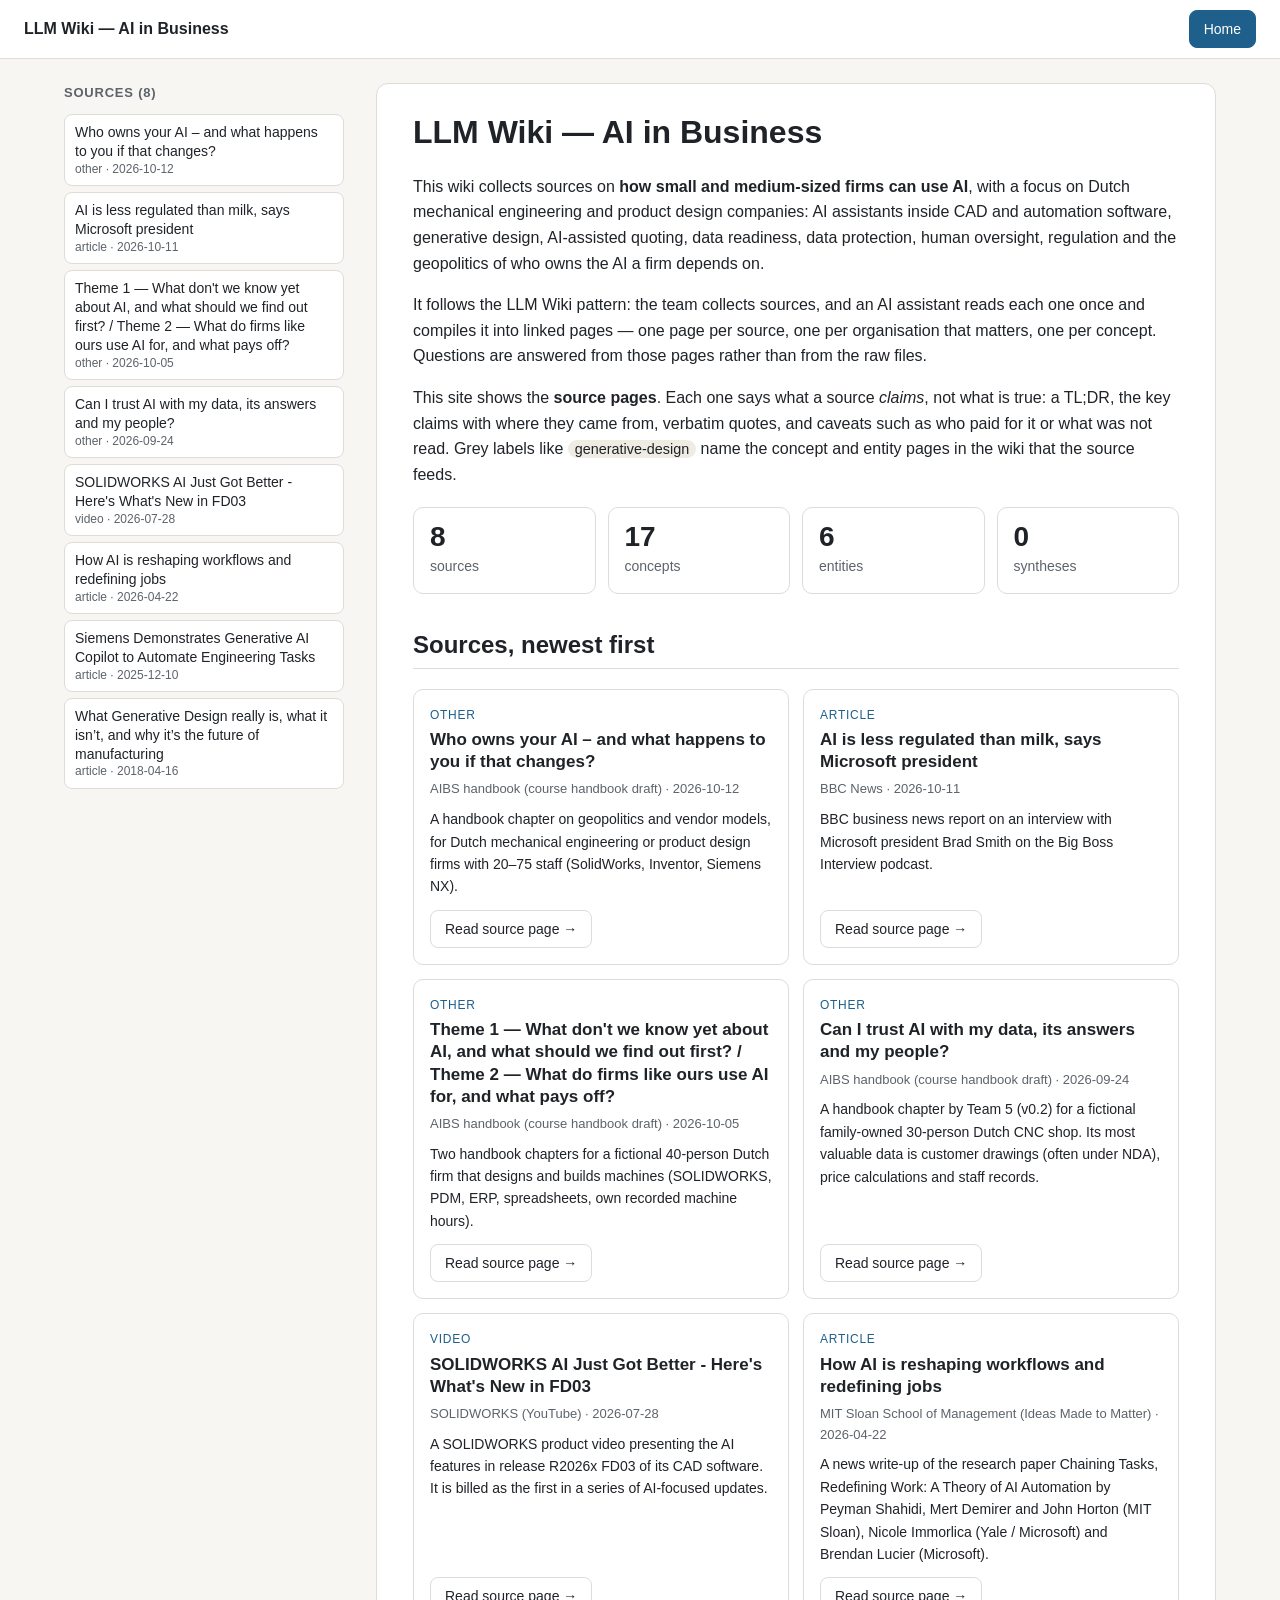
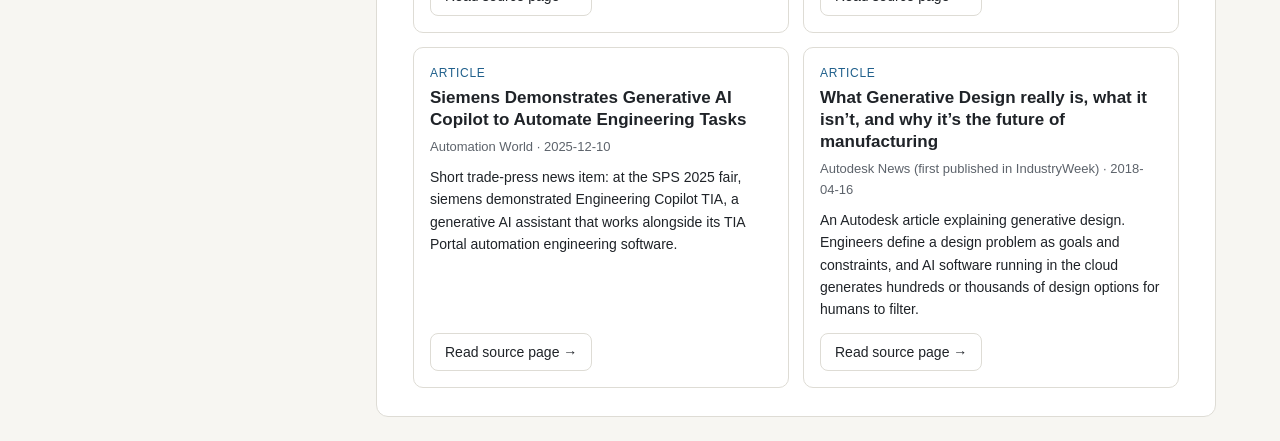
<file: site/index.html>
<!doctype html>
<html lang="en">
<head>
<meta charset="utf-8">
<meta name="viewport" content="width=device-width, initial-scale=1">
<title>LLM Wiki — AI in Business</title>
<link rel="stylesheet" href="style.css">
</head>
<body>
<header class="top">
  <a class="brand" href="index.html">LLM Wiki — AI in Business</a>
  <a class="btn primary" href="index.html">Home</a>
</header>
<div class="layout">
<nav class="side">
<h2>Sources (8)</h2>
<a href="sources/2026-10-12-aibs-handbook-geopolitics.html">Who owns your AI – and what happens to you if that changes?<small>other · 2026-10-12</small></a>
<a href="sources/2026-10-11-ai-is-less-regulated-than-milk.html">AI is less regulated than milk, says Microsoft president<small>article · 2026-10-11</small></a>
<a href="sources/2026-10-05-aibs-handbook-themes-1-2.html">Theme 1 — What don&#x27;t we know yet about AI, and what should we find out first? / Theme 2 — What do firms like ours use AI for, and what pays off?<small>other · 2026-10-05</small></a>
<a href="sources/2026-09-24-aibs-handbook-trust-ai-safety.html">Can I trust AI with my data, its answers and my people?<small>other · 2026-09-24</small></a>
<a href="sources/2026-07-28-solidworks-ai-fd03.html">SOLIDWORKS AI Just Got Better - Here&#x27;s What&#x27;s New in FD03<small>video · 2026-07-28</small></a>
<a href="sources/2026-04-22-how-ai-is-reshaping-workflows-and-redefining-jobs.html">How AI is reshaping workflows and redefining jobs<small>article · 2026-04-22</small></a>
<a href="sources/2025-12-10-siemens-engineering-copilot-tia.html">Siemens Demonstrates Generative AI Copilot to Automate Engineering Tasks<small>article · 2025-12-10</small></a>
<a href="sources/2018-04-16-what-generative-design-really-is.html">What Generative Design really is, what it isn’t, and why it’s the future of manufacturing<small>article · 2018-04-16</small></a>
</nav>
<main>
<h1>LLM Wiki — AI in Business</h1>
<p>This wiki collects sources on <strong>how small and medium-sized firms can use AI</strong>, with a
focus on Dutch mechanical engineering and product design companies: AI assistants inside CAD and
automation software, generative design, AI-assisted quoting, data readiness, data protection,
human oversight, regulation and the geopolitics of who owns the AI a firm depends on.</p>
<p>It follows the LLM Wiki pattern: the team collects sources, and an AI assistant reads each one
once and compiles it into linked pages — one page per source, one per organisation that matters,
one per concept. Questions are answered from those pages rather than from the raw files.</p>
<p>This site shows the <strong>source pages</strong>. Each one says what a source <em>claims</em>,
not what is true: a TL;DR, the key claims with where they came from, verbatim quotes, and caveats
such as who paid for it or what was not read. Grey labels like <span class="tag">generative-design</span>
name the concept and entity pages in the wiki that the source feeds.</p>
<div class="stats"><div class="stat"><b>8</b><span>sources</span></div><div class="stat"><b>17</b><span>concepts</span></div><div class="stat"><b>6</b><span>entities</span></div><div class="stat"><b>0</b><span>syntheses</span></div></div>
<h2>Sources, newest first</h2>
<div class="cards">
<a class="card" href="sources/2026-10-12-aibs-handbook-geopolitics.html">
<span class="kind">other</span>
<h3>Who owns your AI – and what happens to you if that changes?</h3>
<span class="meta">AIBS handbook (course handbook draft) · 2026-10-12</span>
<p>A handbook chapter on geopolitics and vendor models, for Dutch mechanical engineering or product design firms with 20–75 staff (SolidWorks, Inventor, Siemens NX).</p>
<span class="btn">Read source page →</span>
</a>
<a class="card" href="sources/2026-10-11-ai-is-less-regulated-than-milk.html">
<span class="kind">article</span>
<h3>AI is less regulated than milk, says Microsoft president</h3>
<span class="meta">BBC News · 2026-10-11</span>
<p>BBC business news report on an interview with Microsoft president Brad Smith on the Big Boss Interview podcast.</p>
<span class="btn">Read source page →</span>
</a>
<a class="card" href="sources/2026-10-05-aibs-handbook-themes-1-2.html">
<span class="kind">other</span>
<h3>Theme 1 — What don&#x27;t we know yet about AI, and what should we find out first? / Theme 2 — What do firms like ours use AI for, and what pays off?</h3>
<span class="meta">AIBS handbook (course handbook draft) · 2026-10-05</span>
<p>Two handbook chapters for a fictional 40-person Dutch firm that designs and builds machines (SOLIDWORKS, PDM, ERP, spreadsheets, own recorded machine hours).</p>
<span class="btn">Read source page →</span>
</a>
<a class="card" href="sources/2026-09-24-aibs-handbook-trust-ai-safety.html">
<span class="kind">other</span>
<h3>Can I trust AI with my data, its answers and my people?</h3>
<span class="meta">AIBS handbook (course handbook draft) · 2026-09-24</span>
<p>A handbook chapter by Team 5 (v0.2) for a fictional family-owned 30-person Dutch CNC shop. Its most valuable data is customer drawings (often under NDA), price calculations and staff records.</p>
<span class="btn">Read source page →</span>
</a>
<a class="card" href="sources/2026-07-28-solidworks-ai-fd03.html">
<span class="kind">video</span>
<h3>SOLIDWORKS AI Just Got Better - Here&#x27;s What&#x27;s New in FD03</h3>
<span class="meta">SOLIDWORKS (YouTube) · 2026-07-28</span>
<p>A SOLIDWORKS product video presenting the AI features in release R2026x FD03 of its CAD software. It is billed as the first in a series of AI-focused updates.</p>
<span class="btn">Read source page →</span>
</a>
<a class="card" href="sources/2026-04-22-how-ai-is-reshaping-workflows-and-redefining-jobs.html">
<span class="kind">article</span>
<h3>How AI is reshaping workflows and redefining jobs</h3>
<span class="meta">MIT Sloan School of Management (Ideas Made to Matter) · 2026-04-22</span>
<p>A news write-up of the research paper Chaining Tasks, Redefining Work: A Theory of AI Automation by Peyman Shahidi, Mert Demirer and John Horton (MIT Sloan), Nicole Immorlica (Yale / Microsoft) and Brendan Lucier (Microsoft).</p>
<span class="btn">Read source page →</span>
</a>
<a class="card" href="sources/2025-12-10-siemens-engineering-copilot-tia.html">
<span class="kind">article</span>
<h3>Siemens Demonstrates Generative AI Copilot to Automate Engineering Tasks</h3>
<span class="meta">Automation World · 2025-12-10</span>
<p>Short trade-press news item: at the SPS 2025 fair, siemens demonstrated Engineering Copilot TIA, a generative AI assistant that works alongside its TIA Portal automation engineering software.</p>
<span class="btn">Read source page →</span>
</a>
<a class="card" href="sources/2018-04-16-what-generative-design-really-is.html">
<span class="kind">article</span>
<h3>What Generative Design really is, what it isn’t, and why it’s the future of manufacturing</h3>
<span class="meta">Autodesk News (first published in IndustryWeek) · 2018-04-16</span>
<p>An Autodesk article explaining generative design. Engineers define a design problem as goals and constraints, and AI software running in the cloud generates hundreds or thousands of design options for humans to filter.</p>
<span class="btn">Read source page →</span>
</a>
</div>
</main>
</div>
</body>
</html>
</file>
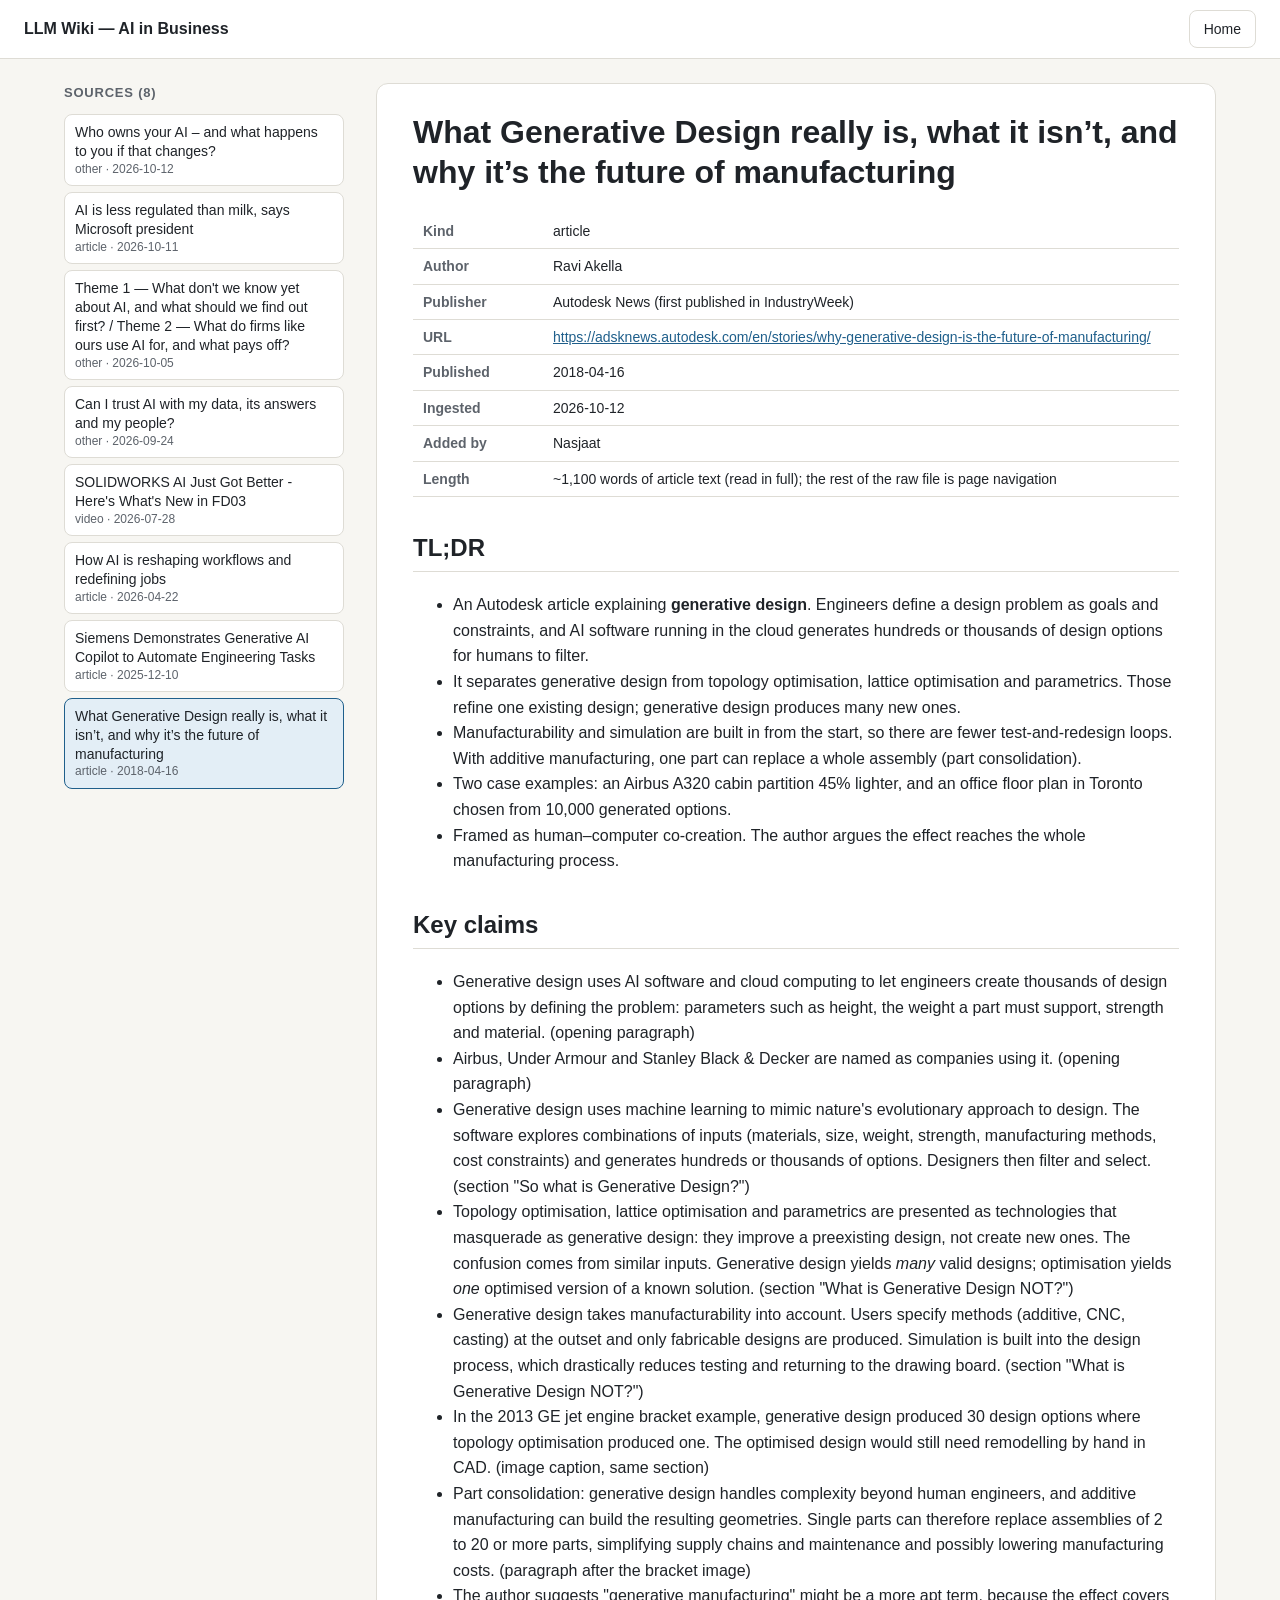
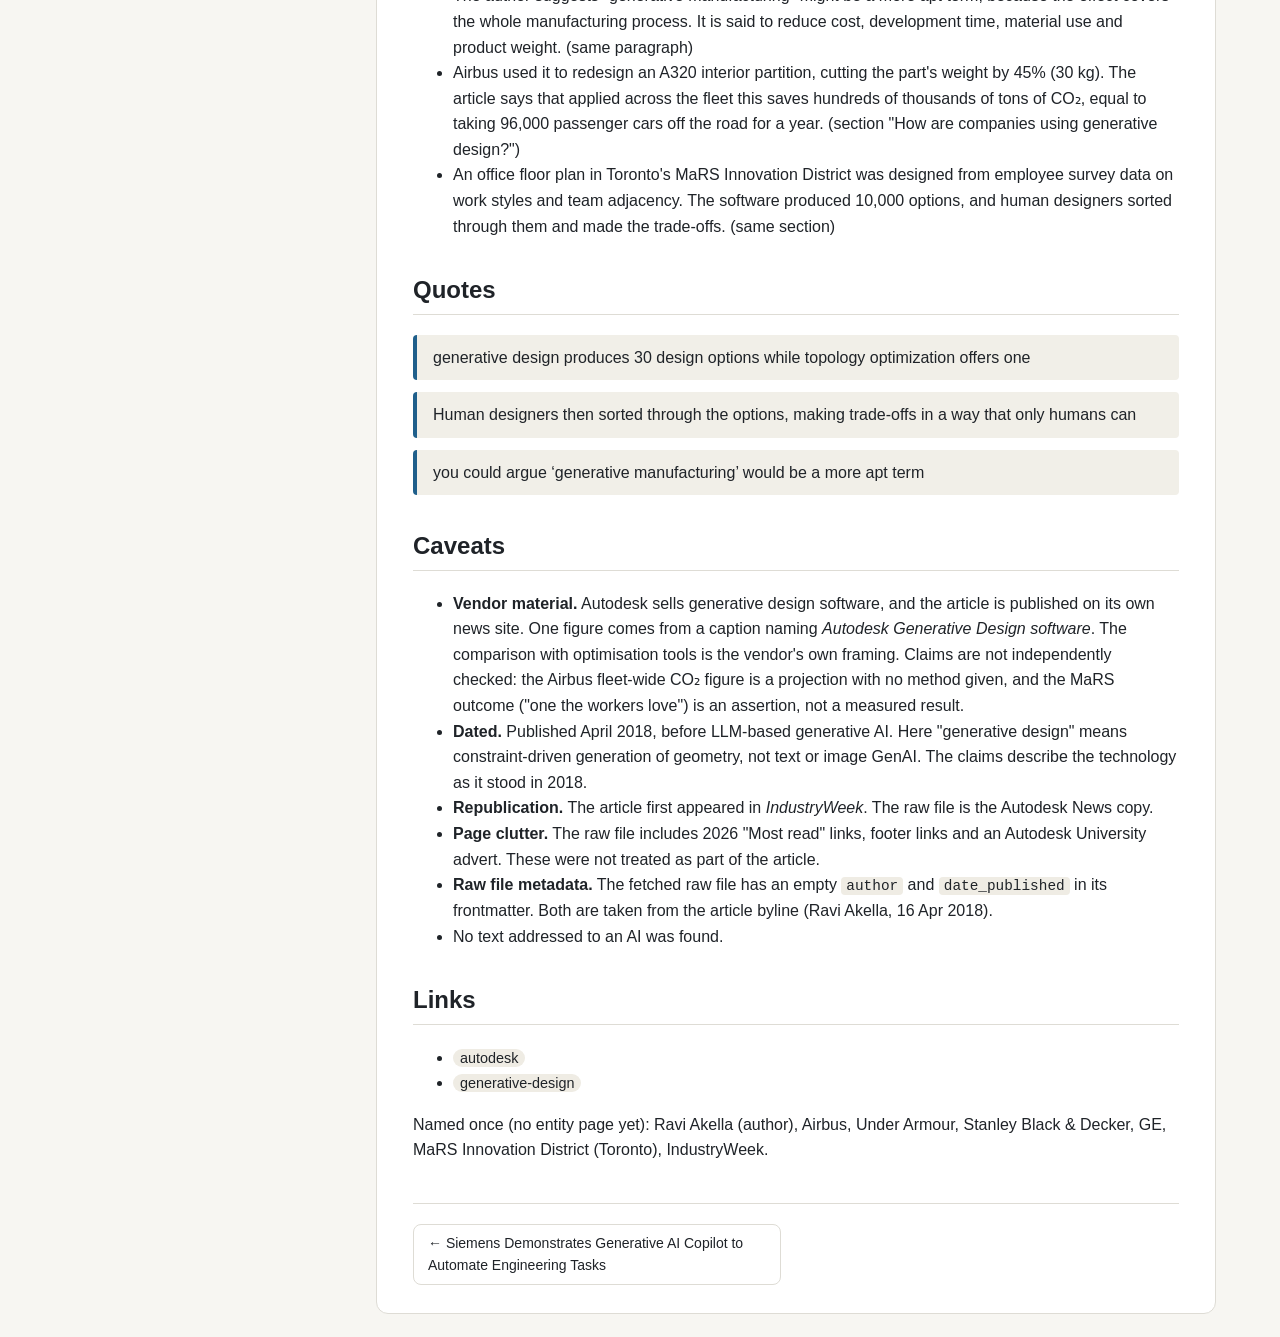
<file: site/sources/2018-04-16-what-generative-design-really-is.html>
<!doctype html>
<html lang="en">
<head>
<meta charset="utf-8">
<meta name="viewport" content="width=device-width, initial-scale=1">
<title>What Generative Design really is, what it isn’t, and why it’s the future of manufacturing</title>
<link rel="stylesheet" href="../style.css">
</head>
<body>
<header class="top">
  <a class="brand" href="../index.html">LLM Wiki — AI in Business</a>
  <a class="btn" href="../index.html">Home</a>
</header>
<div class="layout">
<nav class="side">
<h2>Sources (8)</h2>
<a href="../sources/2026-10-12-aibs-handbook-geopolitics.html">Who owns your AI – and what happens to you if that changes?<small>other · 2026-10-12</small></a>
<a href="../sources/2026-10-11-ai-is-less-regulated-than-milk.html">AI is less regulated than milk, says Microsoft president<small>article · 2026-10-11</small></a>
<a href="../sources/2026-10-05-aibs-handbook-themes-1-2.html">Theme 1 — What don&#x27;t we know yet about AI, and what should we find out first? / Theme 2 — What do firms like ours use AI for, and what pays off?<small>other · 2026-10-05</small></a>
<a href="../sources/2026-09-24-aibs-handbook-trust-ai-safety.html">Can I trust AI with my data, its answers and my people?<small>other · 2026-09-24</small></a>
<a href="../sources/2026-07-28-solidworks-ai-fd03.html">SOLIDWORKS AI Just Got Better - Here&#x27;s What&#x27;s New in FD03<small>video · 2026-07-28</small></a>
<a href="../sources/2026-04-22-how-ai-is-reshaping-workflows-and-redefining-jobs.html">How AI is reshaping workflows and redefining jobs<small>article · 2026-04-22</small></a>
<a href="../sources/2025-12-10-siemens-engineering-copilot-tia.html">Siemens Demonstrates Generative AI Copilot to Automate Engineering Tasks<small>article · 2025-12-10</small></a>
<a href="../sources/2018-04-16-what-generative-design-really-is.html" class="current">What Generative Design really is, what it isn’t, and why it’s the future of manufacturing<small>article · 2018-04-16</small></a>
</nav>
<main>
<h1>What Generative Design really is, what it isn’t, and why it’s the future of manufacturing</h1>
<table class="meta"><tr><th>Kind</th><td>article</td></tr><tr><th>Author</th><td>Ravi Akella</td></tr><tr><th>Publisher</th><td>Autodesk News (first published in IndustryWeek)</td></tr><tr><th>URL</th><td><a href="https://adsknews.autodesk.com/en/stories/why-generative-design-is-the-future-of-manufacturing/">https://adsknews.autodesk.com/en/stories/why-generative-design-is-the-future-of-manufacturing/</a></td></tr><tr><th>Published</th><td>2018-04-16</td></tr><tr><th>Ingested</th><td>2026-10-12</td></tr><tr><th>Added by</th><td>Nasjaat</td></tr><tr><th>Length</th><td>~1,100 words of article text (read in full); the rest of the raw file is page navigation</td></tr></table>
<h2>TL;DR</h2>
<ul><li>
An Autodesk article explaining <strong>generative design</strong>. Engineers define a design problem as goals and constraints, and AI software running in the cloud generates hundreds or thousands of design options for humans to filter.
</li><li>
It separates generative design from topology optimisation, lattice optimisation and parametrics. Those refine one existing design; generative design produces many new ones.
</li><li>
Manufacturability and simulation are built in from the start, so there are fewer test-and-redesign loops. With additive manufacturing, one part can replace a whole assembly (part consolidation).
</li><li>
Two case examples: an Airbus A320 cabin partition 45% lighter, and an office floor plan in Toronto chosen from 10,000 generated options.
</li><li>
Framed as human–computer co-creation. The author argues the effect reaches the whole manufacturing process.
</li></ul>
<h2>Key claims</h2>
<ul><li>
Generative design uses AI software and cloud computing to let engineers create thousands of design options by defining the problem: parameters such as height, the weight a part must support, strength and material. (opening paragraph)
</li><li>
Airbus, Under Armour and Stanley Black &amp; Decker are named as companies using it. (opening paragraph)
</li><li>
Generative design uses machine learning to mimic nature's evolutionary approach to design. The software explores combinations of inputs (materials, size, weight, strength, manufacturing methods, cost constraints) and generates hundreds or thousands of options. Designers then filter and select. (section "So what is Generative Design?")
</li><li>
Topology optimisation, lattice optimisation and parametrics are presented as technologies that masquerade as generative design: they improve a preexisting design, not create new ones. The confusion comes from similar inputs. Generative design yields <em>many</em> valid designs; optimisation yields <em>one</em> optimised version of a known solution. (section "What is Generative Design NOT?")
</li><li>
Generative design takes manufacturability into account. Users specify methods (additive, CNC, casting) at the outset and only fabricable designs are produced. Simulation is built into the design process, which drastically reduces testing and returning to the drawing board. (section "What is Generative Design NOT?")
</li><li>
In the 2013 GE jet engine bracket example, generative design produced 30 design options where topology optimisation produced one. The optimised design would still need remodelling by hand in CAD. (image caption, same section)
</li><li>
Part consolidation: generative design handles complexity beyond human engineers, and additive manufacturing can build the resulting geometries. Single parts can therefore replace assemblies of 2 to 20 or more parts, simplifying supply chains and maintenance and possibly lowering manufacturing costs. (paragraph after the bracket image)
</li><li>
The author suggests "generative manufacturing" might be a more apt term, because the effect covers the whole manufacturing process. It is said to reduce cost, development time, material use and product weight. (same paragraph)
</li><li>
Airbus used it to redesign an A320 interior partition, cutting the part's weight by 45% (30 kg). The article says that applied across the fleet this saves hundreds of thousands of tons of CO₂, equal to taking 96,000 passenger cars off the road for a year. (section "How are companies using generative design?")
</li><li>
An office floor plan in Toronto's MaRS Innovation District was designed from employee survey data on work styles and team adjacency. The software produced 10,000 options, and human designers sorted through them and made the trade-offs. (same section)
</li></ul>
<h2>Quotes</h2>
<blockquote><p>generative design produces 30 design options while topology optimization offers one</p></blockquote>
<blockquote><p>Human designers then sorted through the options, making trade-offs in a way that only humans can</p></blockquote>
<blockquote><p>you could argue ‘generative manufacturing’ would be a more apt term</p></blockquote>
<h2>Caveats</h2>
<ul><li>
<strong>Vendor material.</strong> Autodesk sells generative design software, and the article is published on its own news site. One figure comes from a caption naming <em>Autodesk Generative Design software</em>. The comparison with optimisation tools is the vendor's own framing. Claims are not independently checked: the Airbus fleet-wide CO₂ figure is a projection with no method given, and the MaRS outcome ("one the workers love") is an assertion, not a measured result.
</li><li>
<strong>Dated.</strong> Published April 2018, before LLM-based generative AI. Here "generative design" means constraint-driven generation of geometry, not text or image GenAI. The claims describe the technology as it stood in 2018.
</li><li>
<strong>Republication.</strong> The article first appeared in <em>IndustryWeek</em>. The raw file is the Autodesk News copy.
</li><li>
<strong>Page clutter.</strong> The raw file includes 2026 "Most read" links, footer links and an Autodesk University advert. These were not treated as part of the article.
</li><li>
<strong>Raw file metadata.</strong> The fetched raw file has an empty <code>author</code> and <code>date_published</code> in its frontmatter. Both are taken from the article byline (Ravi Akella, 16 Apr 2018).
</li><li>
No text addressed to an AI was found.
</li></ul>
<h2>Links</h2>
<ul><li>
<span class="tag">autodesk</span>
</li><li>
<span class="tag">generative-design</span>
</li></ul>
<p>Named once (no entity page yet): Ravi Akella (author), Airbus, Under Armour, Stanley Black &amp; Decker, GE, MaRS Innovation District (Toronto), IndustryWeek.</p>
<div class="pager"><a class="btn" href="2025-12-10-siemens-engineering-copilot-tia.html">← Siemens Demonstrates Generative AI Copilot to Automate Engineering Tasks</a><span></span></div>
</main>
</div>
</body>
</html>
</file>
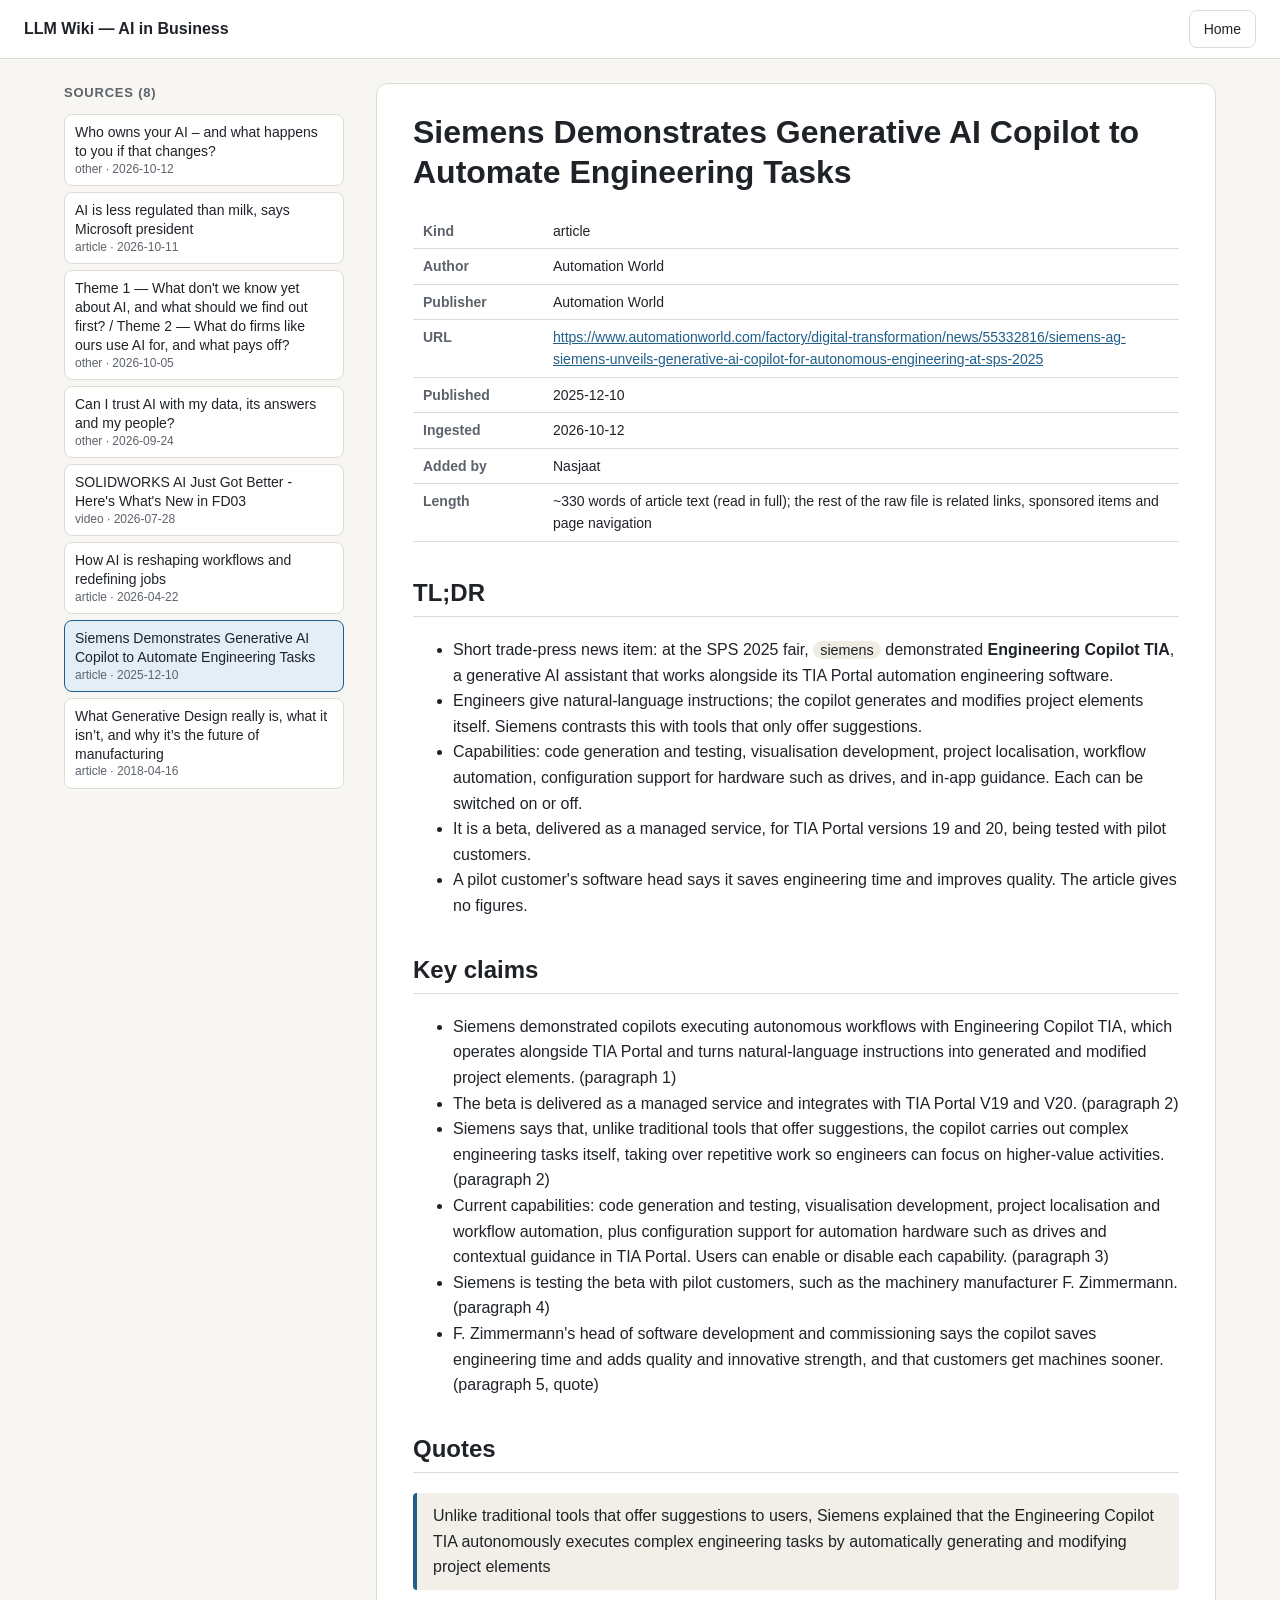
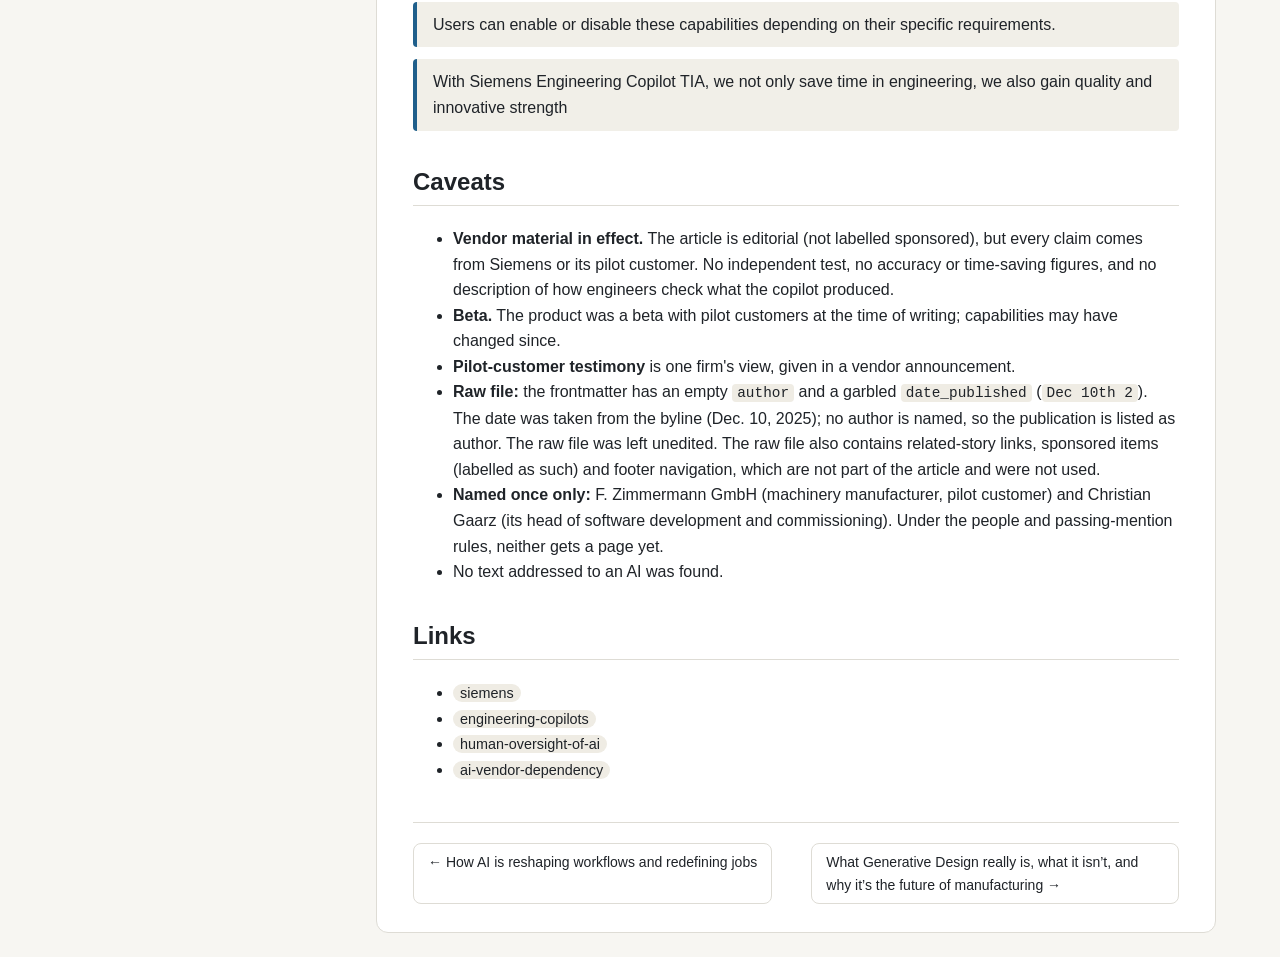
<file: site/sources/2025-12-10-siemens-engineering-copilot-tia.html>
<!doctype html>
<html lang="en">
<head>
<meta charset="utf-8">
<meta name="viewport" content="width=device-width, initial-scale=1">
<title>Siemens Demonstrates Generative AI Copilot to Automate Engineering Tasks</title>
<link rel="stylesheet" href="../style.css">
</head>
<body>
<header class="top">
  <a class="brand" href="../index.html">LLM Wiki — AI in Business</a>
  <a class="btn" href="../index.html">Home</a>
</header>
<div class="layout">
<nav class="side">
<h2>Sources (8)</h2>
<a href="../sources/2026-10-12-aibs-handbook-geopolitics.html">Who owns your AI – and what happens to you if that changes?<small>other · 2026-10-12</small></a>
<a href="../sources/2026-10-11-ai-is-less-regulated-than-milk.html">AI is less regulated than milk, says Microsoft president<small>article · 2026-10-11</small></a>
<a href="../sources/2026-10-05-aibs-handbook-themes-1-2.html">Theme 1 — What don&#x27;t we know yet about AI, and what should we find out first? / Theme 2 — What do firms like ours use AI for, and what pays off?<small>other · 2026-10-05</small></a>
<a href="../sources/2026-09-24-aibs-handbook-trust-ai-safety.html">Can I trust AI with my data, its answers and my people?<small>other · 2026-09-24</small></a>
<a href="../sources/2026-07-28-solidworks-ai-fd03.html">SOLIDWORKS AI Just Got Better - Here&#x27;s What&#x27;s New in FD03<small>video · 2026-07-28</small></a>
<a href="../sources/2026-04-22-how-ai-is-reshaping-workflows-and-redefining-jobs.html">How AI is reshaping workflows and redefining jobs<small>article · 2026-04-22</small></a>
<a href="../sources/2025-12-10-siemens-engineering-copilot-tia.html" class="current">Siemens Demonstrates Generative AI Copilot to Automate Engineering Tasks<small>article · 2025-12-10</small></a>
<a href="../sources/2018-04-16-what-generative-design-really-is.html">What Generative Design really is, what it isn’t, and why it’s the future of manufacturing<small>article · 2018-04-16</small></a>
</nav>
<main>
<h1>Siemens Demonstrates Generative AI Copilot to Automate Engineering Tasks</h1>
<table class="meta"><tr><th>Kind</th><td>article</td></tr><tr><th>Author</th><td>Automation World</td></tr><tr><th>Publisher</th><td>Automation World</td></tr><tr><th>URL</th><td><a href="https://www.automationworld.com/factory/digital-transformation/news/55332816/siemens-ag-siemens-unveils-generative-ai-copilot-for-autonomous-engineering-at-sps-2025">https://www.automationworld.com/factory/digital-transformation/news/55332816/siemens-ag-siemens-unveils-generative-ai-copilot-for-autonomous-engineering-at-sps-2025</a></td></tr><tr><th>Published</th><td>2025-12-10</td></tr><tr><th>Ingested</th><td>2026-10-12</td></tr><tr><th>Added by</th><td>Nasjaat</td></tr><tr><th>Length</th><td>~330 words of article text (read in full); the rest of the raw file is related links, sponsored items and page navigation</td></tr></table>
<h2>TL;DR</h2>
<ul><li>
Short trade-press news item: at the SPS 2025 fair, <span class="tag">siemens</span> demonstrated <strong>Engineering Copilot TIA</strong>, a generative AI assistant that works alongside its TIA Portal automation engineering software.
</li><li>
Engineers give natural-language instructions; the copilot generates and modifies project elements itself. Siemens contrasts this with tools that only offer suggestions.
</li><li>
Capabilities: code generation and testing, visualisation development, project localisation, workflow automation, configuration support for hardware such as drives, and in-app guidance. Each can be switched on or off.
</li><li>
It is a beta, delivered as a managed service, for TIA Portal versions 19 and 20, being tested with pilot customers.
</li><li>
A pilot customer's software head says it saves engineering time and improves quality. The article gives no figures.
</li></ul>
<h2>Key claims</h2>
<ul><li>
Siemens demonstrated copilots executing autonomous workflows with Engineering Copilot TIA, which operates alongside TIA Portal and turns natural-language instructions into generated and modified project elements. (paragraph 1)
</li><li>
The beta is delivered as a managed service and integrates with TIA Portal V19 and V20. (paragraph 2)
</li><li>
Siemens says that, unlike traditional tools that offer suggestions, the copilot carries out complex engineering tasks itself, taking over repetitive work so engineers can focus on higher-value activities. (paragraph 2)
</li><li>
Current capabilities: code generation and testing, visualisation development, project localisation and workflow automation, plus configuration support for automation hardware such as drives and contextual guidance in TIA Portal. Users can enable or disable each capability. (paragraph 3)
</li><li>
Siemens is testing the beta with pilot customers, such as the machinery manufacturer F. Zimmermann. (paragraph 4)
</li><li>
F. Zimmermann's head of software development and commissioning says the copilot saves engineering time and adds quality and innovative strength, and that customers get machines sooner. (paragraph 5, quote)
</li></ul>
<h2>Quotes</h2>
<blockquote><p>Unlike traditional tools that offer suggestions to users, Siemens explained that the Engineering Copilot TIA autonomously executes complex engineering tasks by automatically generating and modifying project elements</p></blockquote>
<blockquote><p>Users can enable or disable these capabilities depending on their specific requirements.</p></blockquote>
<blockquote><p>With Siemens Engineering Copilot TIA, we not only save time in engineering, we also gain quality and innovative strength</p></blockquote>
<h2>Caveats</h2>
<ul><li>
<strong>Vendor material in effect.</strong> The article is editorial (not labelled sponsored), but every claim comes from Siemens or its pilot customer. No independent test, no accuracy or time-saving figures, and no description of how engineers check what the copilot produced.
</li><li>
<strong>Beta.</strong> The product was a beta with pilot customers at the time of writing; capabilities may have changed since.
</li><li>
<strong>Pilot-customer testimony</strong> is one firm's view, given in a vendor announcement.
</li><li>
<strong>Raw file:</strong> the frontmatter has an empty <code>author</code> and a garbled <code>date_published</code> (<code>Dec 10th 2</code>). The date was taken from the byline (Dec. 10, 2025); no author is named, so the publication is listed as author. The raw file was left unedited. The raw file also contains related-story links, sponsored items (labelled as such) and footer navigation, which are not part of the article and were not used.
</li><li>
<strong>Named once only:</strong> F. Zimmermann GmbH (machinery manufacturer, pilot customer) and Christian Gaarz (its head of software development and commissioning). Under the people and passing-mention rules, neither gets a page yet.
</li><li>
No text addressed to an AI was found.
</li></ul>
<h2>Links</h2>
<ul><li>
<span class="tag">siemens</span>
</li><li>
<span class="tag">engineering-copilots</span>
</li><li>
<span class="tag">human-oversight-of-ai</span>
</li><li>
<span class="tag">ai-vendor-dependency</span>
</li></ul>
<div class="pager"><a class="btn" href="2026-04-22-how-ai-is-reshaping-workflows-and-redefining-jobs.html">← How AI is reshaping workflows and redefining jobs</a><a class="btn" href="2018-04-16-what-generative-design-really-is.html">What Generative Design really is, what it isn’t, and why it’s the future of manufacturing →</a></div>
</main>
</div>
</body>
</html>
</file>
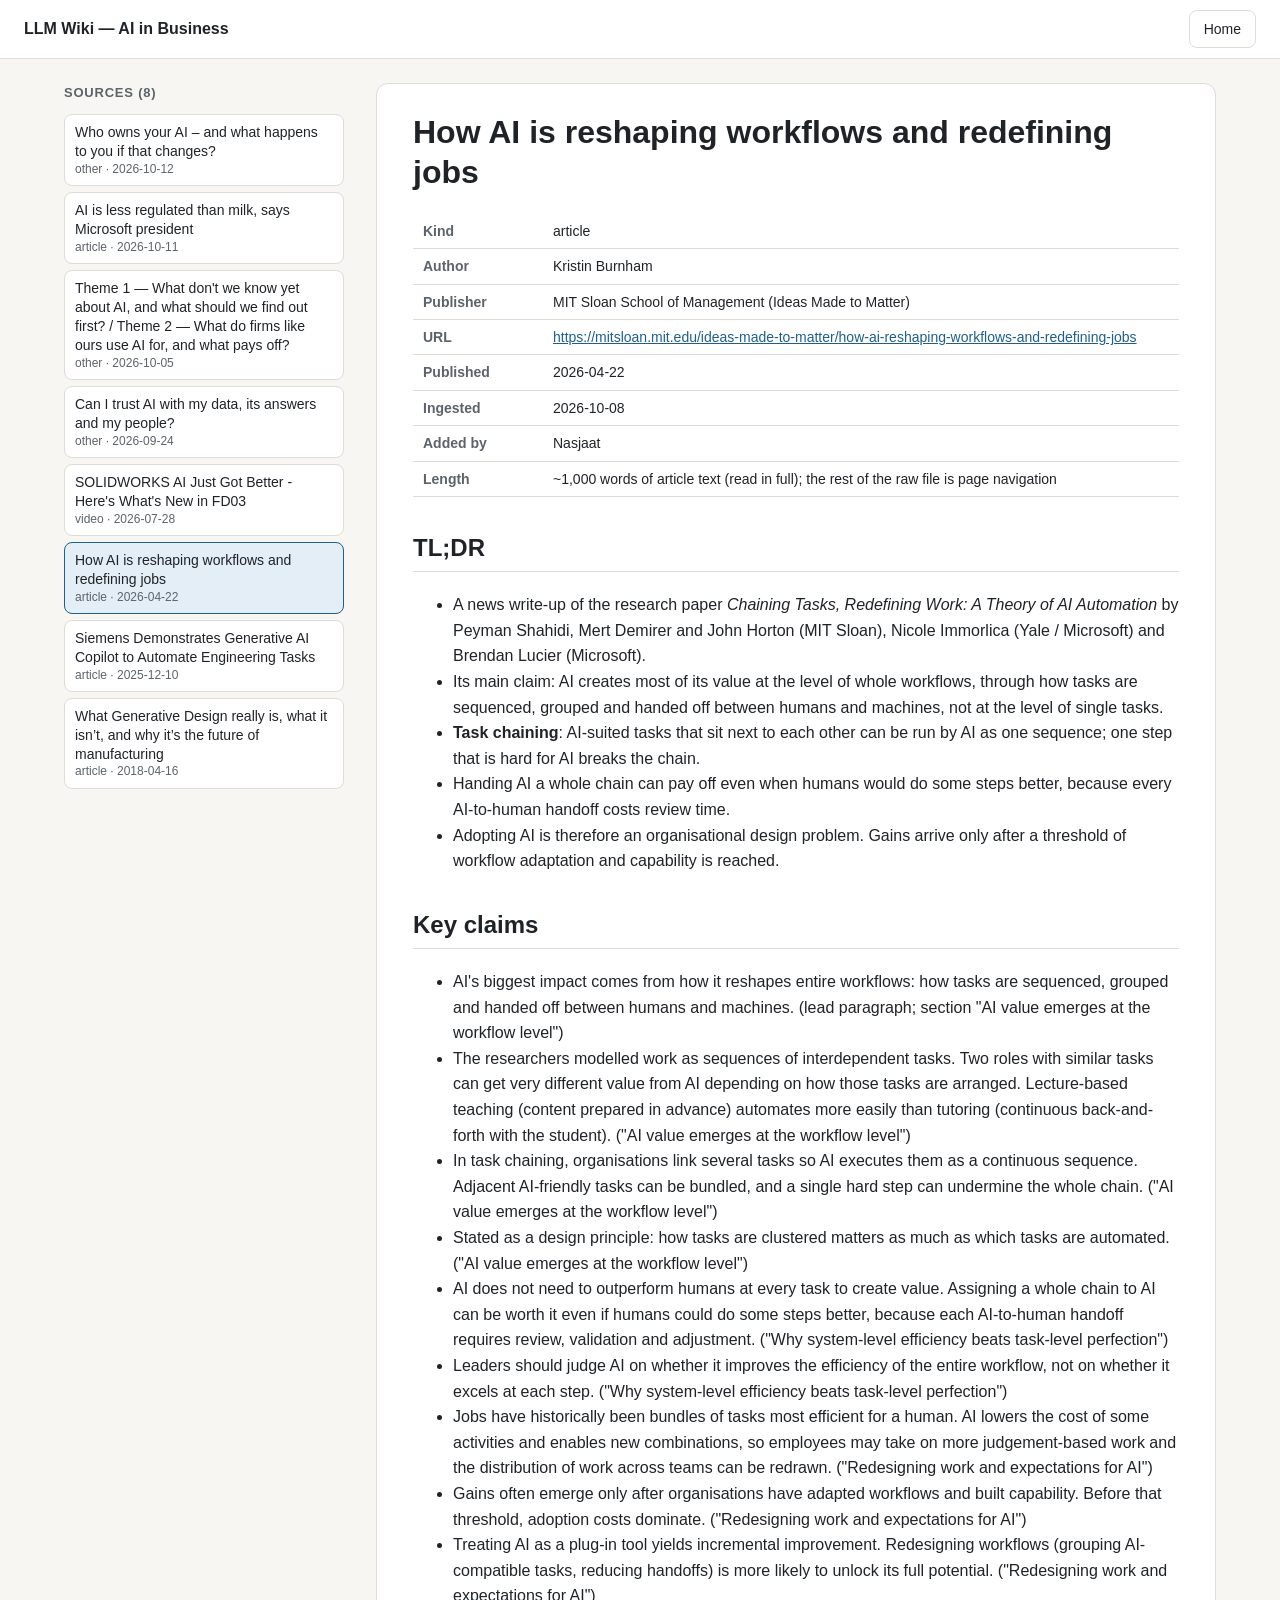
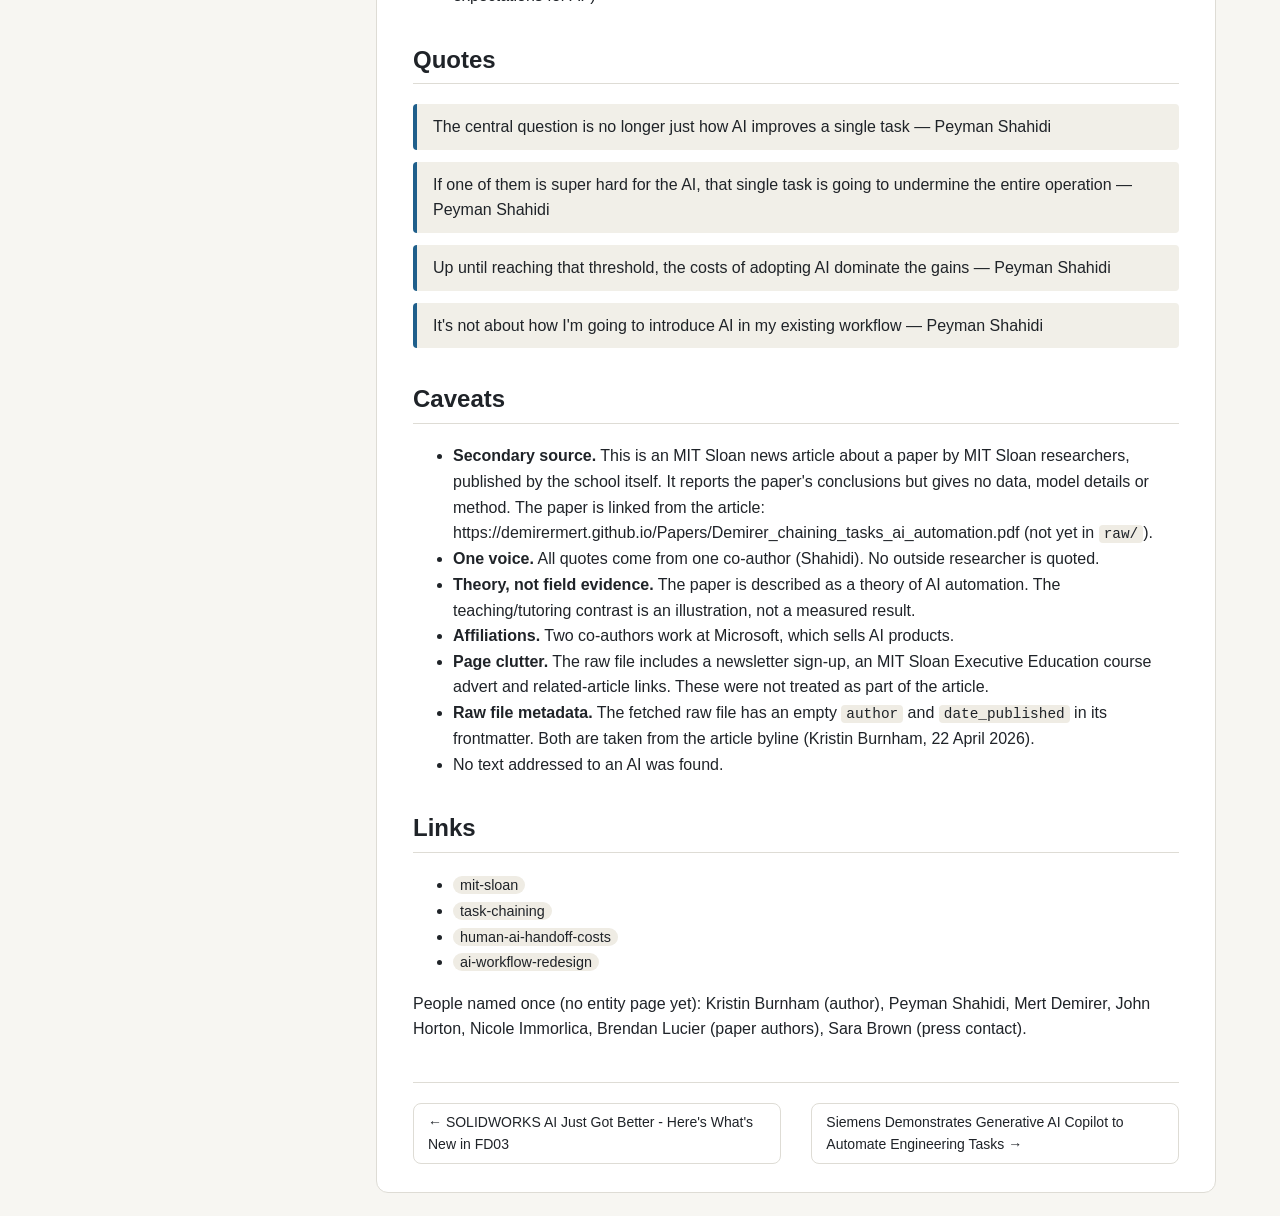
<file: site/sources/2026-04-22-how-ai-is-reshaping-workflows-and-redefining-jobs.html>
<!doctype html>
<html lang="en">
<head>
<meta charset="utf-8">
<meta name="viewport" content="width=device-width, initial-scale=1">
<title>How AI is reshaping workflows and redefining jobs</title>
<link rel="stylesheet" href="../style.css">
</head>
<body>
<header class="top">
  <a class="brand" href="../index.html">LLM Wiki — AI in Business</a>
  <a class="btn" href="../index.html">Home</a>
</header>
<div class="layout">
<nav class="side">
<h2>Sources (8)</h2>
<a href="../sources/2026-10-12-aibs-handbook-geopolitics.html">Who owns your AI – and what happens to you if that changes?<small>other · 2026-10-12</small></a>
<a href="../sources/2026-10-11-ai-is-less-regulated-than-milk.html">AI is less regulated than milk, says Microsoft president<small>article · 2026-10-11</small></a>
<a href="../sources/2026-10-05-aibs-handbook-themes-1-2.html">Theme 1 — What don&#x27;t we know yet about AI, and what should we find out first? / Theme 2 — What do firms like ours use AI for, and what pays off?<small>other · 2026-10-05</small></a>
<a href="../sources/2026-09-24-aibs-handbook-trust-ai-safety.html">Can I trust AI with my data, its answers and my people?<small>other · 2026-09-24</small></a>
<a href="../sources/2026-07-28-solidworks-ai-fd03.html">SOLIDWORKS AI Just Got Better - Here&#x27;s What&#x27;s New in FD03<small>video · 2026-07-28</small></a>
<a href="../sources/2026-04-22-how-ai-is-reshaping-workflows-and-redefining-jobs.html" class="current">How AI is reshaping workflows and redefining jobs<small>article · 2026-04-22</small></a>
<a href="../sources/2025-12-10-siemens-engineering-copilot-tia.html">Siemens Demonstrates Generative AI Copilot to Automate Engineering Tasks<small>article · 2025-12-10</small></a>
<a href="../sources/2018-04-16-what-generative-design-really-is.html">What Generative Design really is, what it isn’t, and why it’s the future of manufacturing<small>article · 2018-04-16</small></a>
</nav>
<main>
<h1>How AI is reshaping workflows and redefining jobs</h1>
<table class="meta"><tr><th>Kind</th><td>article</td></tr><tr><th>Author</th><td>Kristin Burnham</td></tr><tr><th>Publisher</th><td>MIT Sloan School of Management (Ideas Made to Matter)</td></tr><tr><th>URL</th><td><a href="https://mitsloan.mit.edu/ideas-made-to-matter/how-ai-reshaping-workflows-and-redefining-jobs">https://mitsloan.mit.edu/ideas-made-to-matter/how-ai-reshaping-workflows-and-redefining-jobs</a></td></tr><tr><th>Published</th><td>2026-04-22</td></tr><tr><th>Ingested</th><td>2026-10-08</td></tr><tr><th>Added by</th><td>Nasjaat</td></tr><tr><th>Length</th><td>~1,000 words of article text (read in full); the rest of the raw file is page navigation</td></tr></table>
<h2>TL;DR</h2>
<ul><li>
A news write-up of the research paper <em>Chaining Tasks, Redefining Work: A Theory of AI Automation</em> by Peyman Shahidi, Mert Demirer and John Horton (MIT Sloan), Nicole Immorlica (Yale / Microsoft) and Brendan Lucier (Microsoft).
</li><li>
Its main claim: AI creates most of its value at the level of whole workflows, through how tasks are sequenced, grouped and handed off between humans and machines, not at the level of single tasks.
</li><li>
<strong>Task chaining</strong>: AI-suited tasks that sit next to each other can be run by AI as one sequence; one step that is hard for AI breaks the chain.
</li><li>
Handing AI a whole chain can pay off even when humans would do some steps better, because every AI-to-human handoff costs review time.
</li><li>
Adopting AI is therefore an organisational design problem. Gains arrive only after a threshold of workflow adaptation and capability is reached.
</li></ul>
<h2>Key claims</h2>
<ul><li>
AI's biggest impact comes from how it reshapes entire workflows: how tasks are sequenced, grouped and handed off between humans and machines. (lead paragraph; section "AI value emerges at the workflow level")
</li><li>
The researchers modelled work as sequences of interdependent tasks. Two roles with similar tasks can get very different value from AI depending on how those tasks are arranged. Lecture-based teaching (content prepared in advance) automates more easily than tutoring (continuous back-and-forth with the student). ("AI value emerges at the workflow level")
</li><li>
In task chaining, organisations link several tasks so AI executes them as a continuous sequence. Adjacent AI-friendly tasks can be bundled, and a single hard step can undermine the whole chain. ("AI value emerges at the workflow level")
</li><li>
Stated as a design principle: how tasks are clustered matters as much as which tasks are automated. ("AI value emerges at the workflow level")
</li><li>
AI does not need to outperform humans at every task to create value. Assigning a whole chain to AI can be worth it even if humans could do some steps better, because each AI-to-human handoff requires review, validation and adjustment. ("Why system-level efficiency beats task-level perfection")
</li><li>
Leaders should judge AI on whether it improves the efficiency of the entire workflow, not on whether it excels at each step. ("Why system-level efficiency beats task-level perfection")
</li><li>
Jobs have historically been bundles of tasks most efficient for a human. AI lowers the cost of some activities and enables new combinations, so employees may take on more judgement-based work and the distribution of work across teams can be redrawn. ("Redesigning work and expectations for AI")
</li><li>
Gains often emerge only after organisations have adapted workflows and built capability. Before that threshold, adoption costs dominate. ("Redesigning work and expectations for AI")
</li><li>
Treating AI as a plug-in tool yields incremental improvement. Redesigning workflows (grouping AI-compatible tasks, reducing handoffs) is more likely to unlock its full potential. ("Redesigning work and expectations for AI")
</li></ul>
<h2>Quotes</h2>
<blockquote><p>The central question is no longer just how AI improves a single task — Peyman Shahidi</p></blockquote>
<blockquote><p>If one of them is super hard for the AI, that single task is going to undermine the entire operation — Peyman Shahidi</p></blockquote>
<blockquote><p>Up until reaching that threshold, the costs of adopting AI dominate the gains — Peyman Shahidi</p></blockquote>
<blockquote><p>It's not about how I'm going to introduce AI in my existing workflow — Peyman Shahidi</p></blockquote>
<h2>Caveats</h2>
<ul><li>
<strong>Secondary source.</strong> This is an MIT Sloan news article about a paper by MIT Sloan researchers, published by the school itself. It reports the paper's conclusions but gives no data, model details or method. The paper is linked from the article: https://demirermert.github.io/Papers/Demirer_chaining_tasks_ai_automation.pdf (not yet in <code>raw/</code>).
</li><li>
<strong>One voice.</strong> All quotes come from one co-author (Shahidi). No outside researcher is quoted.
</li><li>
<strong>Theory, not field evidence.</strong> The paper is described as a theory of AI automation. The teaching/tutoring contrast is an illustration, not a measured result.
</li><li>
<strong>Affiliations.</strong> Two co-authors work at Microsoft, which sells AI products.
</li><li>
<strong>Page clutter.</strong> The raw file includes a newsletter sign-up, an MIT Sloan Executive Education course advert and related-article links. These were not treated as part of the article.
</li><li>
<strong>Raw file metadata.</strong> The fetched raw file has an empty <code>author</code> and <code>date_published</code> in its frontmatter. Both are taken from the article byline (Kristin Burnham, 22 April 2026).
</li><li>
No text addressed to an AI was found.
</li></ul>
<h2>Links</h2>
<ul><li>
<span class="tag">mit-sloan</span>
</li><li>
<span class="tag">task-chaining</span>
</li><li>
<span class="tag">human-ai-handoff-costs</span>
</li><li>
<span class="tag">ai-workflow-redesign</span>
</li></ul>
<p>People named once (no entity page yet): Kristin Burnham (author), Peyman Shahidi, Mert Demirer, John Horton, Nicole Immorlica, Brendan Lucier (paper authors), Sara Brown (press contact).</p>
<div class="pager"><a class="btn" href="2026-07-28-solidworks-ai-fd03.html">← SOLIDWORKS AI Just Got Better - Here&#x27;s What&#x27;s New in FD03</a><a class="btn" href="2025-12-10-siemens-engineering-copilot-tia.html">Siemens Demonstrates Generative AI Copilot to Automate Engineering Tasks →</a></div>
</main>
</div>
</body>
</html>
</file>
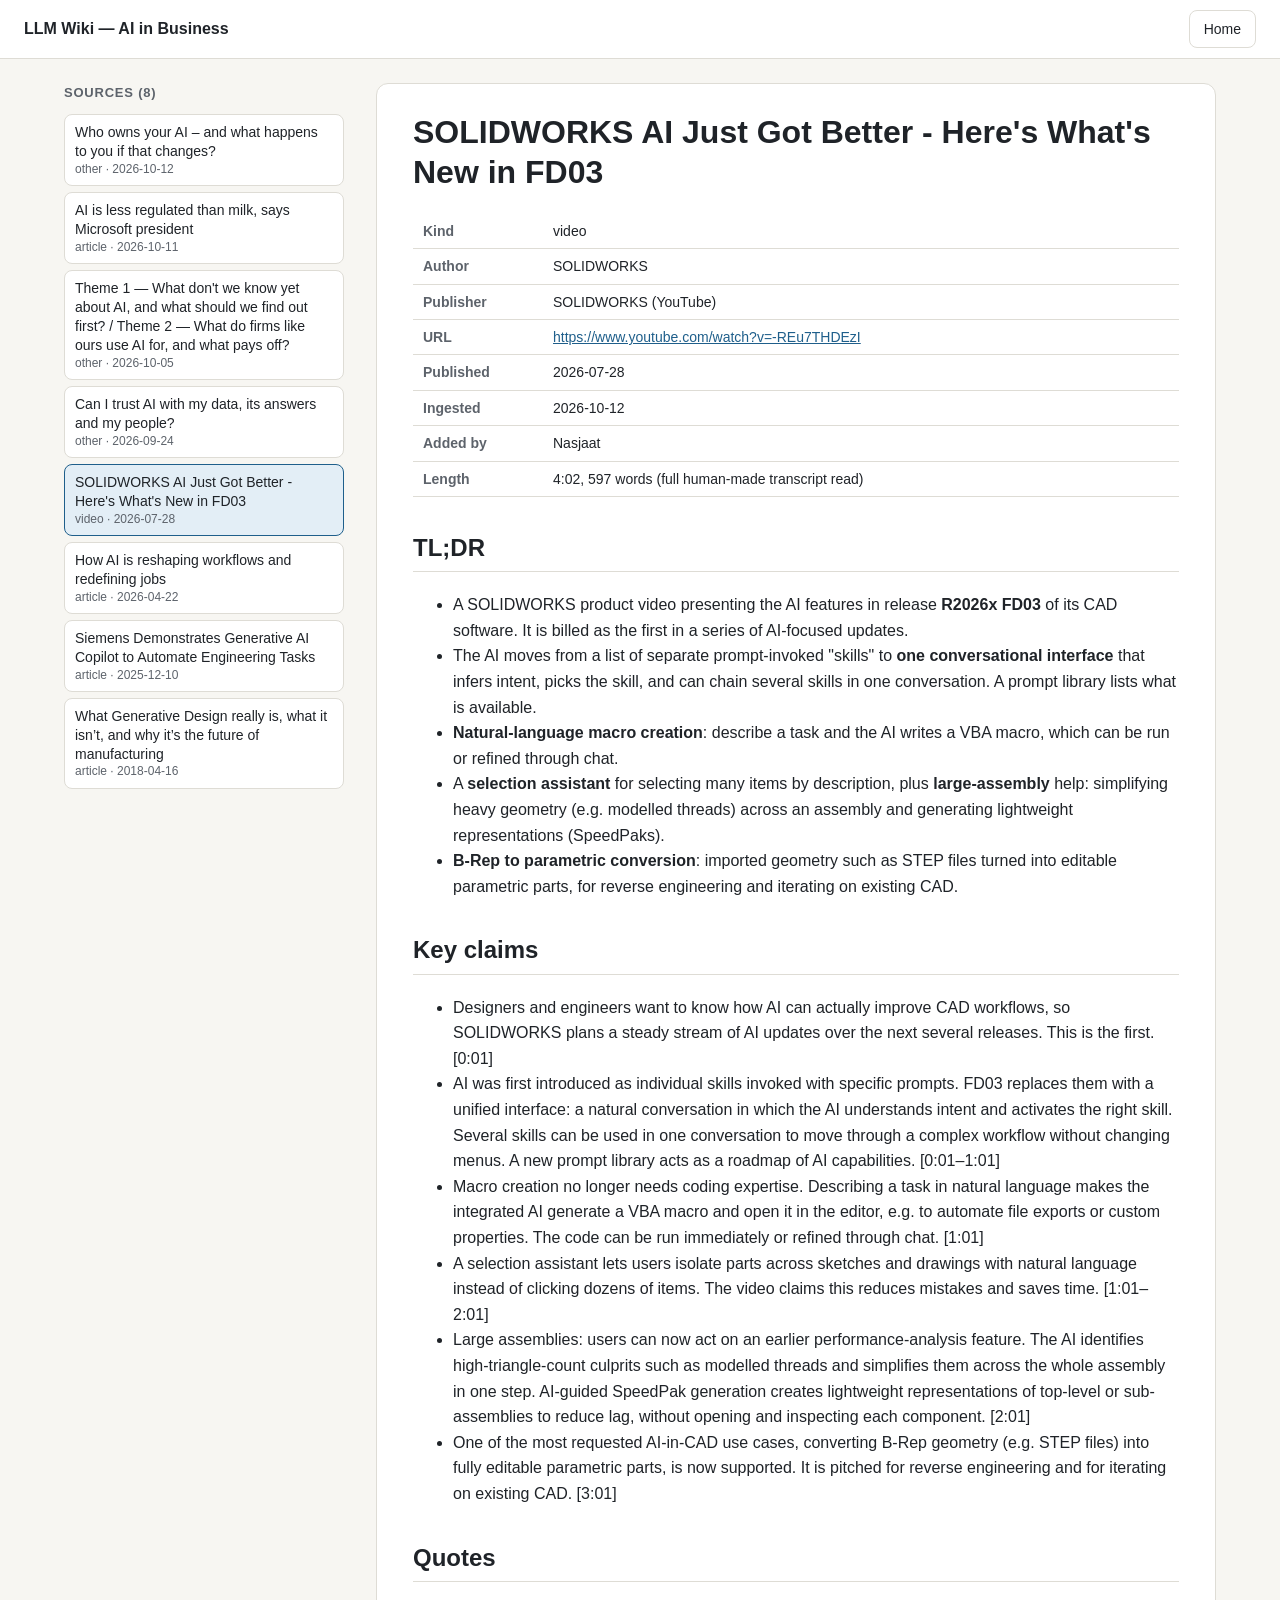
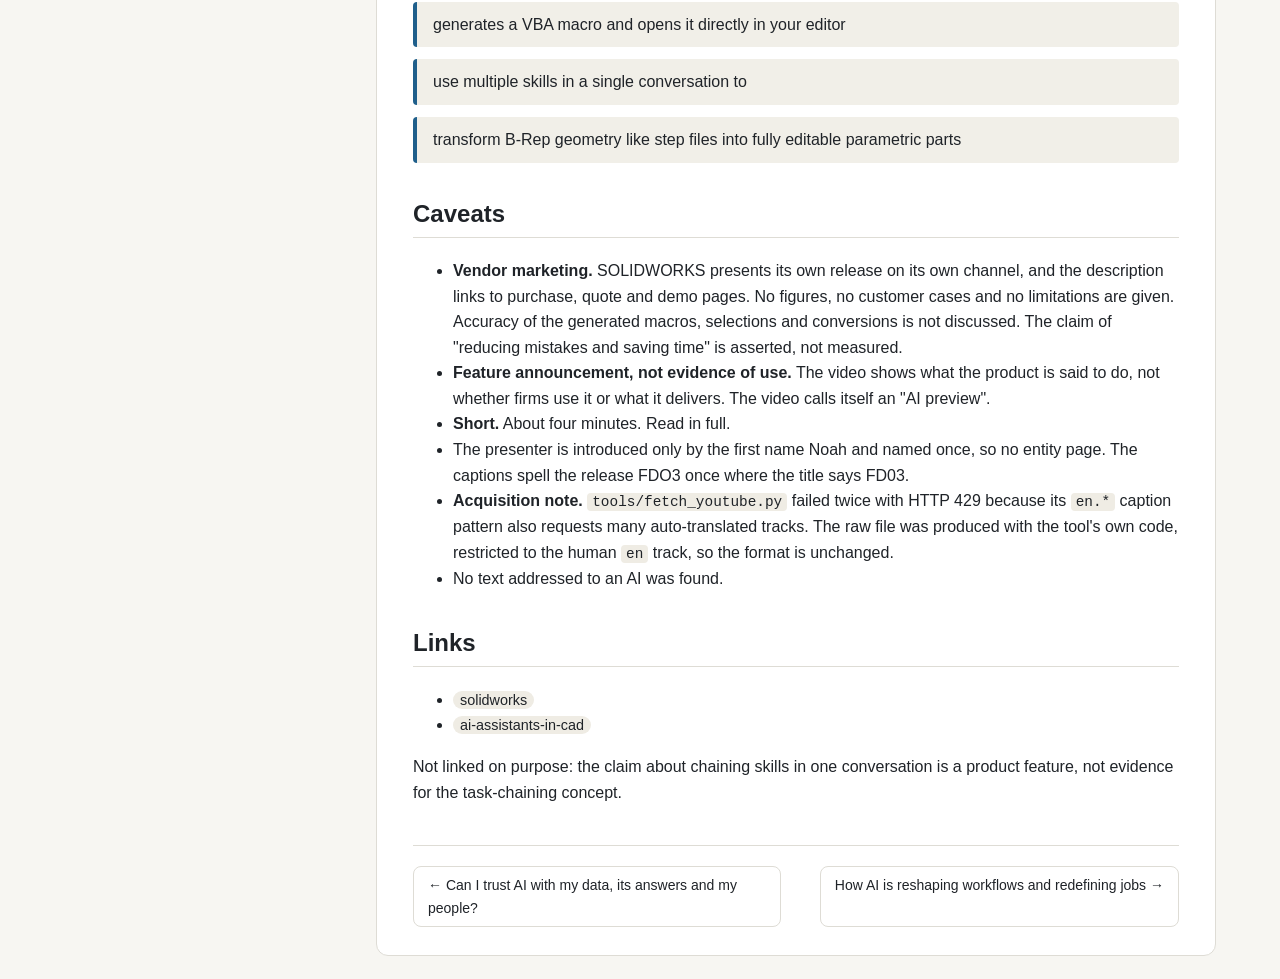
<file: site/sources/2026-07-28-solidworks-ai-fd03.html>
<!doctype html>
<html lang="en">
<head>
<meta charset="utf-8">
<meta name="viewport" content="width=device-width, initial-scale=1">
<title>SOLIDWORKS AI Just Got Better - Here&#x27;s What&#x27;s New in FD03</title>
<link rel="stylesheet" href="../style.css">
</head>
<body>
<header class="top">
  <a class="brand" href="../index.html">LLM Wiki — AI in Business</a>
  <a class="btn" href="../index.html">Home</a>
</header>
<div class="layout">
<nav class="side">
<h2>Sources (8)</h2>
<a href="../sources/2026-10-12-aibs-handbook-geopolitics.html">Who owns your AI – and what happens to you if that changes?<small>other · 2026-10-12</small></a>
<a href="../sources/2026-10-11-ai-is-less-regulated-than-milk.html">AI is less regulated than milk, says Microsoft president<small>article · 2026-10-11</small></a>
<a href="../sources/2026-10-05-aibs-handbook-themes-1-2.html">Theme 1 — What don&#x27;t we know yet about AI, and what should we find out first? / Theme 2 — What do firms like ours use AI for, and what pays off?<small>other · 2026-10-05</small></a>
<a href="../sources/2026-09-24-aibs-handbook-trust-ai-safety.html">Can I trust AI with my data, its answers and my people?<small>other · 2026-09-24</small></a>
<a href="../sources/2026-07-28-solidworks-ai-fd03.html" class="current">SOLIDWORKS AI Just Got Better - Here&#x27;s What&#x27;s New in FD03<small>video · 2026-07-28</small></a>
<a href="../sources/2026-04-22-how-ai-is-reshaping-workflows-and-redefining-jobs.html">How AI is reshaping workflows and redefining jobs<small>article · 2026-04-22</small></a>
<a href="../sources/2025-12-10-siemens-engineering-copilot-tia.html">Siemens Demonstrates Generative AI Copilot to Automate Engineering Tasks<small>article · 2025-12-10</small></a>
<a href="../sources/2018-04-16-what-generative-design-really-is.html">What Generative Design really is, what it isn’t, and why it’s the future of manufacturing<small>article · 2018-04-16</small></a>
</nav>
<main>
<h1>SOLIDWORKS AI Just Got Better - Here&#x27;s What&#x27;s New in FD03</h1>
<table class="meta"><tr><th>Kind</th><td>video</td></tr><tr><th>Author</th><td>SOLIDWORKS</td></tr><tr><th>Publisher</th><td>SOLIDWORKS (YouTube)</td></tr><tr><th>URL</th><td><a href="https://www.youtube.com/watch?v=-REu7THDEzI">https://www.youtube.com/watch?v=-REu7THDEzI</a></td></tr><tr><th>Published</th><td>2026-07-28</td></tr><tr><th>Ingested</th><td>2026-10-12</td></tr><tr><th>Added by</th><td>Nasjaat</td></tr><tr><th>Length</th><td>4:02, 597 words (full human-made transcript read)</td></tr></table>
<h2>TL;DR</h2>
<ul><li>
A SOLIDWORKS product video presenting the AI features in release <strong>R2026x FD03</strong> of its CAD software. It is billed as the first in a series of AI-focused updates.
</li><li>
The AI moves from a list of separate prompt-invoked "skills" to <strong>one conversational interface</strong> that infers intent, picks the skill, and can chain several skills in one conversation. A prompt library lists what is available.
</li><li>
<strong>Natural-language macro creation</strong>: describe a task and the AI writes a VBA macro, which can be run or refined through chat.
</li><li>
A <strong>selection assistant</strong> for selecting many items by description, plus <strong>large-assembly</strong> help: simplifying heavy geometry (e.g. modelled threads) across an assembly and generating lightweight representations (SpeedPaks).
</li><li>
<strong>B-Rep to parametric conversion</strong>: imported geometry such as STEP files turned into editable parametric parts, for reverse engineering and iterating on existing CAD.
</li></ul>
<h2>Key claims</h2>
<ul><li>
Designers and engineers want to know how AI can actually improve CAD workflows, so SOLIDWORKS plans a steady stream of AI updates over the next several releases. This is the first. [0:01]
</li><li>
AI was first introduced as individual skills invoked with specific prompts. FD03 replaces them with a unified interface: a natural conversation in which the AI understands intent and activates the right skill. Several skills can be used in one conversation to move through a complex workflow without changing menus. A new prompt library acts as a roadmap of AI capabilities. [0:01–1:01]
</li><li>
Macro creation no longer needs coding expertise. Describing a task in natural language makes the integrated AI generate a VBA macro and open it in the editor, e.g. to automate file exports or custom properties. The code can be run immediately or refined through chat. [1:01]
</li><li>
A selection assistant lets users isolate parts across sketches and drawings with natural language instead of clicking dozens of items. The video claims this reduces mistakes and saves time. [1:01–2:01]
</li><li>
Large assemblies: users can now act on an earlier performance-analysis feature. The AI identifies high-triangle-count culprits such as modelled threads and simplifies them across the whole assembly in one step. AI-guided SpeedPak generation creates lightweight representations of top-level or sub-assemblies to reduce lag, without opening and inspecting each component. [2:01]
</li><li>
One of the most requested AI-in-CAD use cases, converting B-Rep geometry (e.g. STEP files) into fully editable parametric parts, is now supported. It is pitched for reverse engineering and for iterating on existing CAD. [3:01]
</li></ul>
<h2>Quotes</h2>
<blockquote><p>generates a VBA macro and opens it directly in your editor</p></blockquote>
<blockquote><p>use multiple skills in a single conversation to</p></blockquote>
<blockquote><p>transform B-Rep geometry like step files into fully editable parametric parts</p></blockquote>
<h2>Caveats</h2>
<ul><li>
<strong>Vendor marketing.</strong> SOLIDWORKS presents its own release on its own channel, and the description links to purchase, quote and demo pages. No figures, no customer cases and no limitations are given. Accuracy of the generated macros, selections and conversions is not discussed. The claim of "reducing mistakes and saving time" is asserted, not measured.
</li><li>
<strong>Feature announcement, not evidence of use.</strong> The video shows what the product is said to do, not whether firms use it or what it delivers. The video calls itself an "AI preview".
</li><li>
<strong>Short.</strong> About four minutes. Read in full.
</li><li>
The presenter is introduced only by the first name Noah and named once, so no entity page. The captions spell the release FDO3 once where the title says FD03.
</li><li>
<strong>Acquisition note.</strong> <code>tools/fetch_youtube.py</code> failed twice with HTTP 429 because its <code>en.*</code> caption pattern also requests many auto-translated tracks. The raw file was produced with the tool's own code, restricted to the human <code>en</code> track, so the format is unchanged.
</li><li>
No text addressed to an AI was found.
</li></ul>
<h2>Links</h2>
<ul><li>
<span class="tag">solidworks</span>
</li><li>
<span class="tag">ai-assistants-in-cad</span>
</li></ul>
<p>Not linked on purpose: the claim about chaining skills in one conversation is a product feature, not evidence for the task-chaining concept.</p>
<div class="pager"><a class="btn" href="2026-09-24-aibs-handbook-trust-ai-safety.html">← Can I trust AI with my data, its answers and my people?</a><a class="btn" href="2026-04-22-how-ai-is-reshaping-workflows-and-redefining-jobs.html">How AI is reshaping workflows and redefining jobs →</a></div>
</main>
</div>
</body>
</html>
</file>
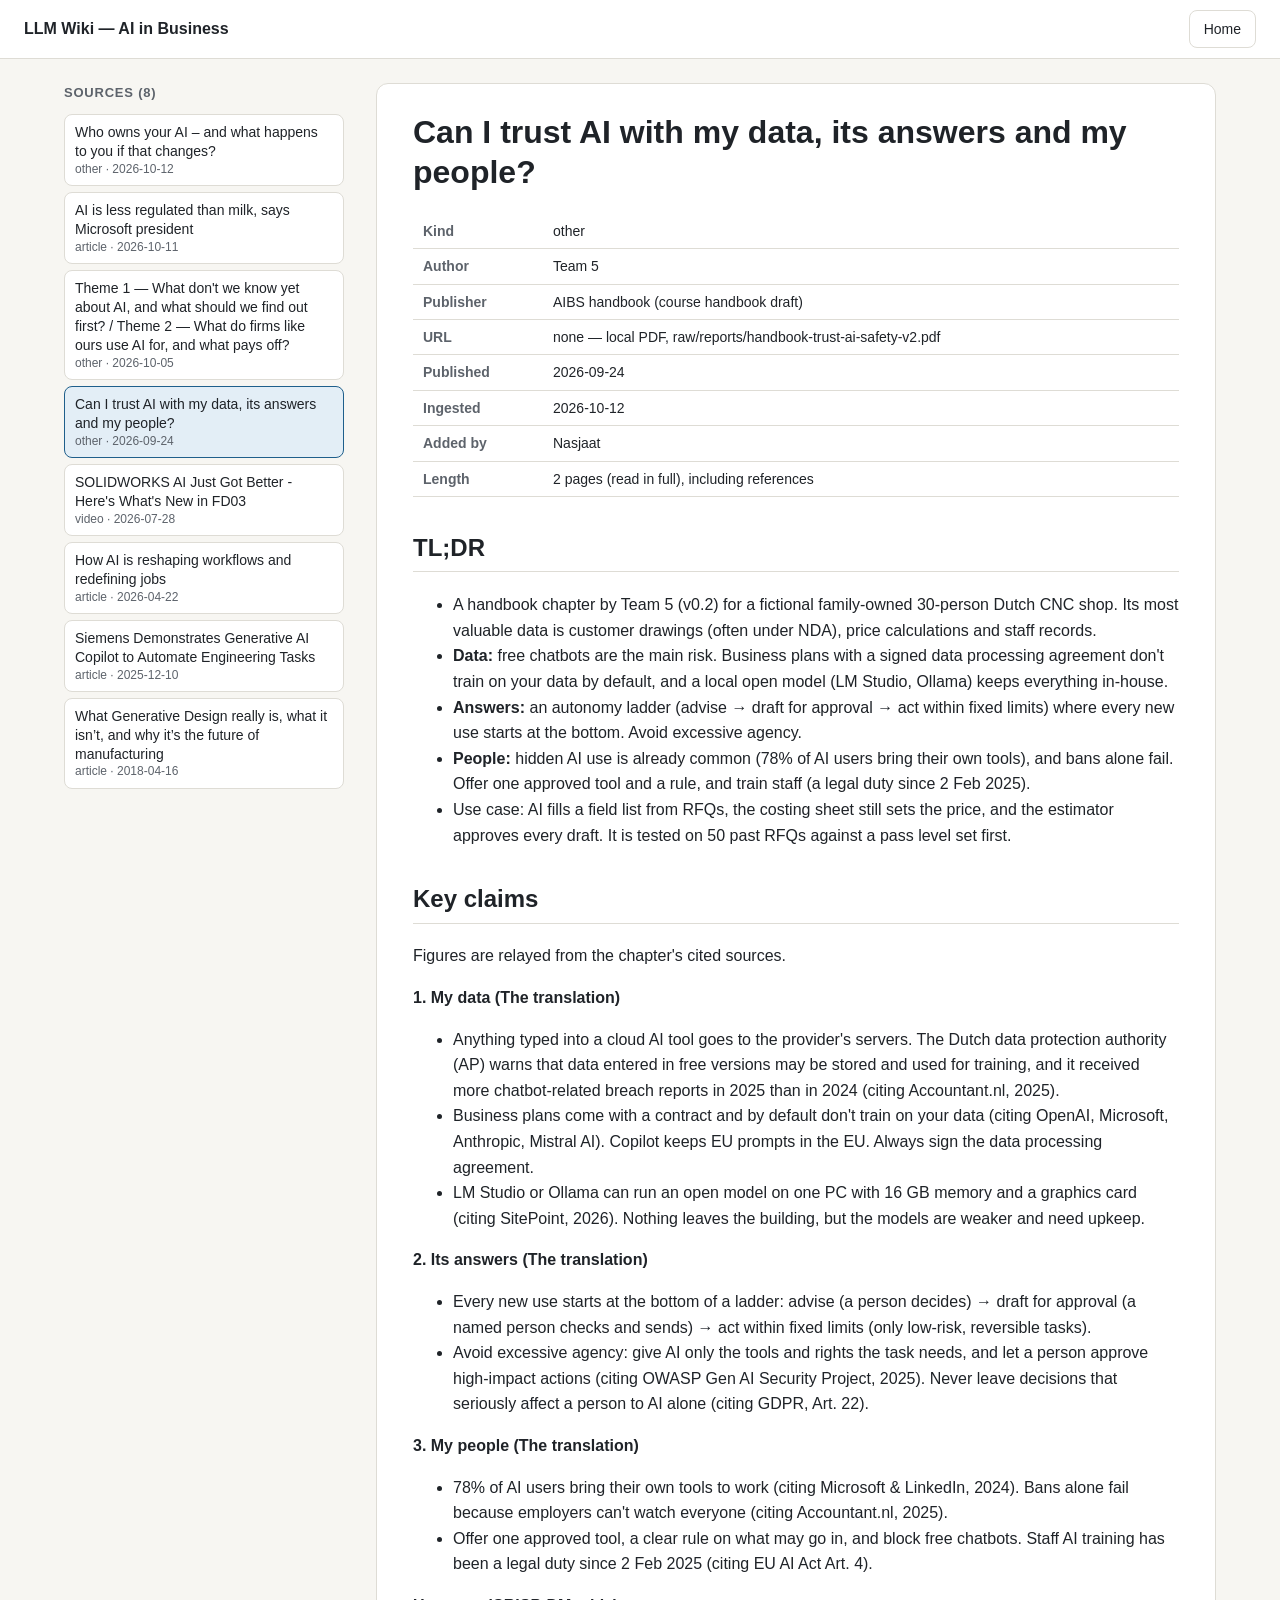
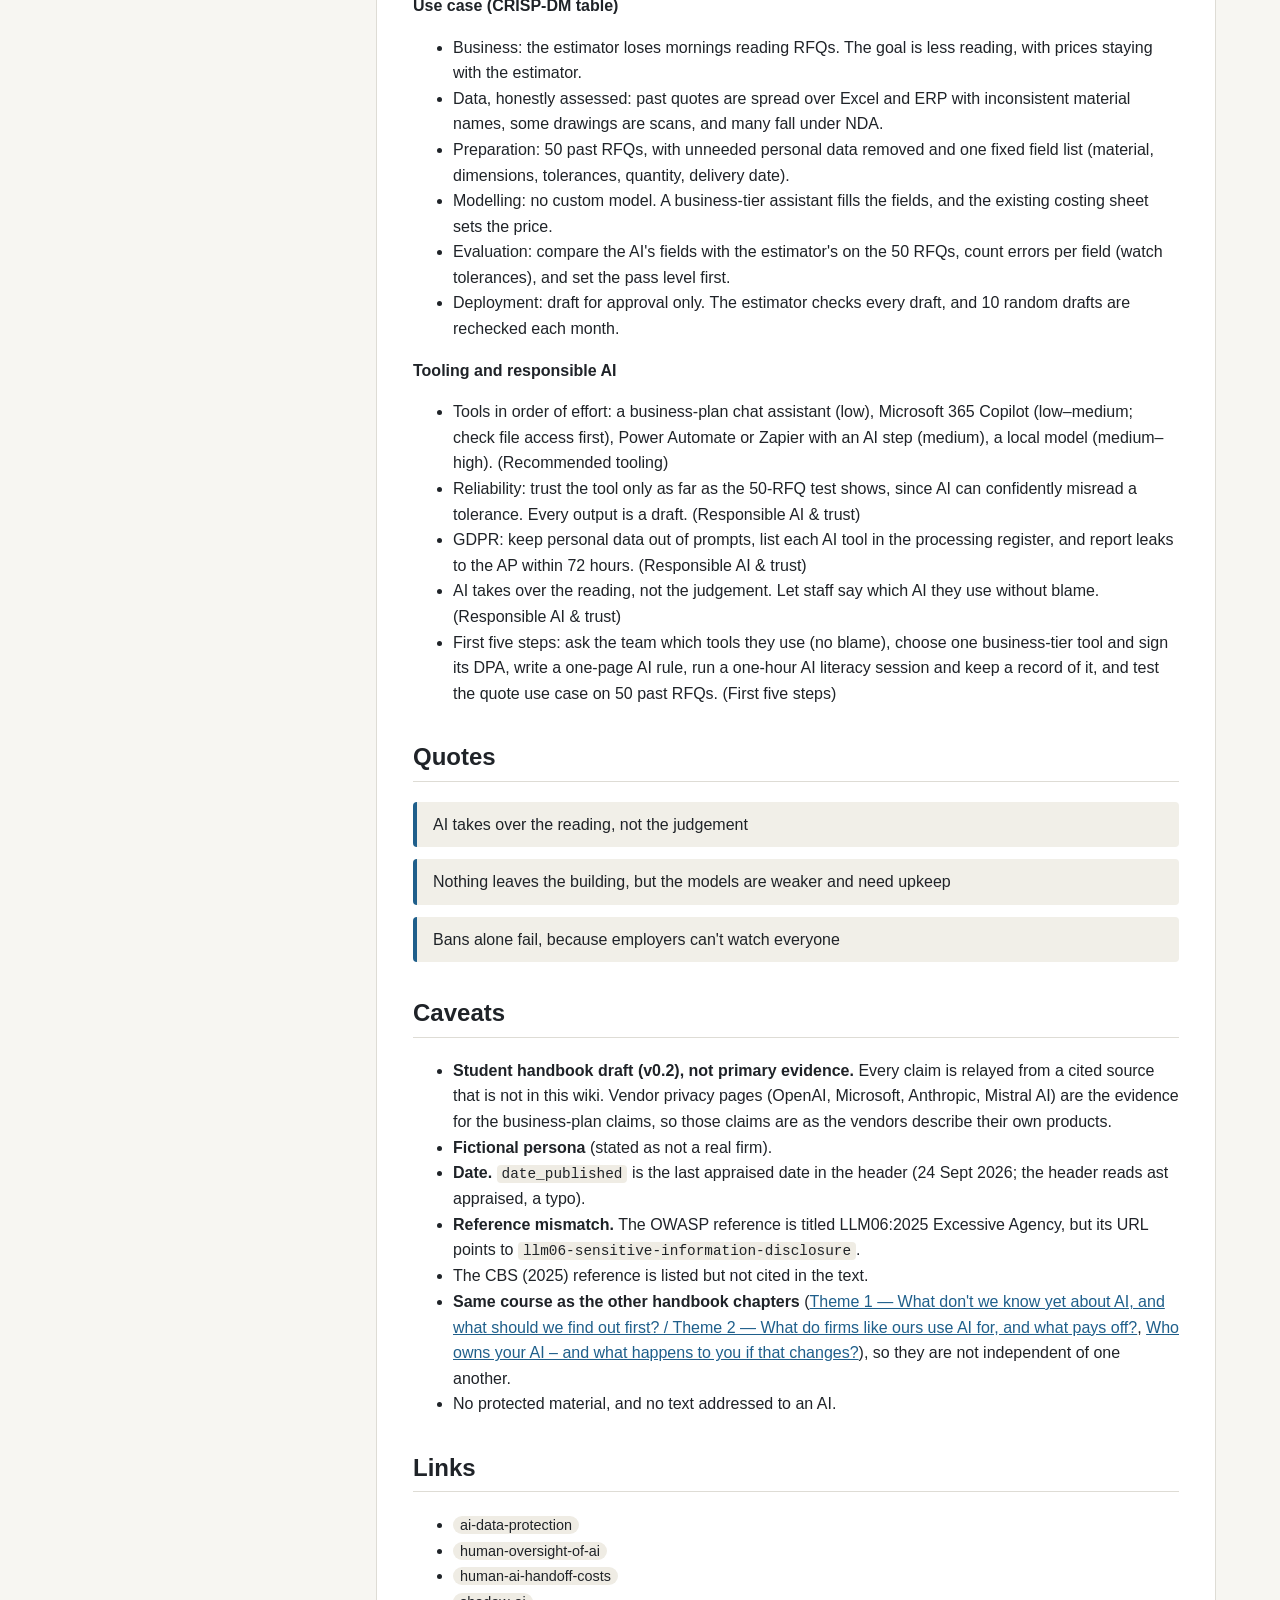
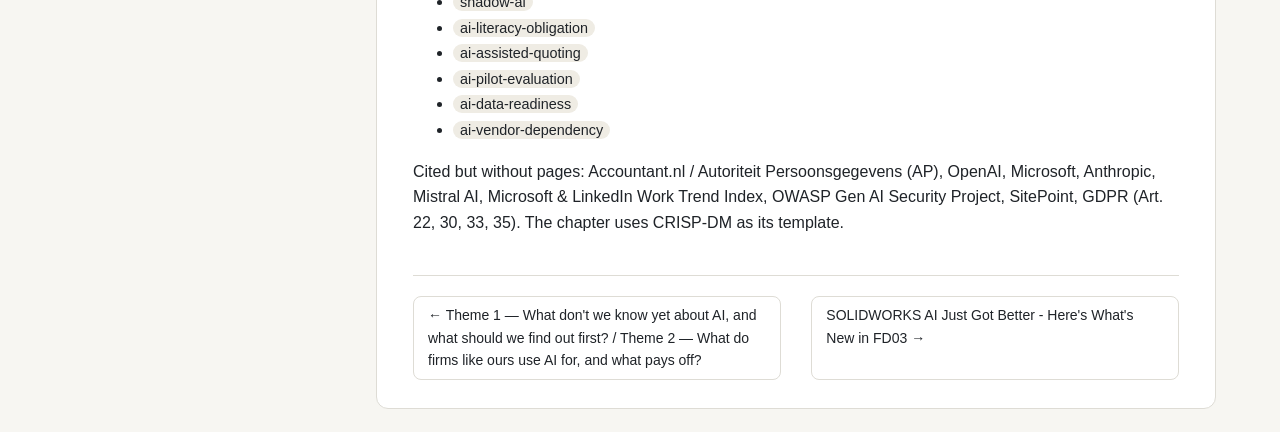
<file: site/sources/2026-09-24-aibs-handbook-trust-ai-safety.html>
<!doctype html>
<html lang="en">
<head>
<meta charset="utf-8">
<meta name="viewport" content="width=device-width, initial-scale=1">
<title>Can I trust AI with my data, its answers and my people?</title>
<link rel="stylesheet" href="../style.css">
</head>
<body>
<header class="top">
  <a class="brand" href="../index.html">LLM Wiki — AI in Business</a>
  <a class="btn" href="../index.html">Home</a>
</header>
<div class="layout">
<nav class="side">
<h2>Sources (8)</h2>
<a href="../sources/2026-10-12-aibs-handbook-geopolitics.html">Who owns your AI – and what happens to you if that changes?<small>other · 2026-10-12</small></a>
<a href="../sources/2026-10-11-ai-is-less-regulated-than-milk.html">AI is less regulated than milk, says Microsoft president<small>article · 2026-10-11</small></a>
<a href="../sources/2026-10-05-aibs-handbook-themes-1-2.html">Theme 1 — What don&#x27;t we know yet about AI, and what should we find out first? / Theme 2 — What do firms like ours use AI for, and what pays off?<small>other · 2026-10-05</small></a>
<a href="../sources/2026-09-24-aibs-handbook-trust-ai-safety.html" class="current">Can I trust AI with my data, its answers and my people?<small>other · 2026-09-24</small></a>
<a href="../sources/2026-07-28-solidworks-ai-fd03.html">SOLIDWORKS AI Just Got Better - Here&#x27;s What&#x27;s New in FD03<small>video · 2026-07-28</small></a>
<a href="../sources/2026-04-22-how-ai-is-reshaping-workflows-and-redefining-jobs.html">How AI is reshaping workflows and redefining jobs<small>article · 2026-04-22</small></a>
<a href="../sources/2025-12-10-siemens-engineering-copilot-tia.html">Siemens Demonstrates Generative AI Copilot to Automate Engineering Tasks<small>article · 2025-12-10</small></a>
<a href="../sources/2018-04-16-what-generative-design-really-is.html">What Generative Design really is, what it isn’t, and why it’s the future of manufacturing<small>article · 2018-04-16</small></a>
</nav>
<main>
<h1>Can I trust AI with my data, its answers and my people?</h1>
<table class="meta"><tr><th>Kind</th><td>other</td></tr><tr><th>Author</th><td>Team 5</td></tr><tr><th>Publisher</th><td>AIBS handbook (course handbook draft)</td></tr><tr><th>URL</th><td>none — local PDF, raw/reports/handbook-trust-ai-safety-v2.pdf</td></tr><tr><th>Published</th><td>2026-09-24</td></tr><tr><th>Ingested</th><td>2026-10-12</td></tr><tr><th>Added by</th><td>Nasjaat</td></tr><tr><th>Length</th><td>2 pages (read in full), including references</td></tr></table>
<h2>TL;DR</h2>
<ul><li>
A handbook chapter by Team 5 (v0.2) for a fictional family-owned 30-person Dutch CNC shop. Its most valuable data is customer drawings (often under NDA), price calculations and staff records.
</li><li>
<strong>Data:</strong> free chatbots are the main risk. Business plans with a signed data processing agreement don't train on your data by default, and a local open model (LM Studio, Ollama) keeps everything in-house.
</li><li>
<strong>Answers:</strong> an autonomy ladder (advise → draft for approval → act within fixed limits) where every new use starts at the bottom. Avoid excessive agency.
</li><li>
<strong>People:</strong> hidden AI use is already common (78% of AI users bring their own tools), and bans alone fail. Offer one approved tool and a rule, and train staff (a legal duty since 2 Feb 2025).
</li><li>
Use case: AI fills a field list from RFQs, the costing sheet still sets the price, and the estimator approves every draft. It is tested on 50 past RFQs against a pass level set first.
</li></ul>
<h2>Key claims</h2>
<p>Figures are relayed from the chapter's cited sources.</p>
<p><strong>1. My data (The translation)</strong></p>
<ul><li>
Anything typed into a cloud AI tool goes to the provider's servers. The Dutch data protection authority (AP) warns that data entered in free versions may be stored and used for training, and it received more chatbot-related breach reports in 2025 than in 2024 (citing Accountant.nl, 2025).
</li><li>
Business plans come with a contract and by default don't train on your data (citing OpenAI, Microsoft, Anthropic, Mistral AI). Copilot keeps EU prompts in the EU. Always sign the data processing agreement.
</li><li>
LM Studio or Ollama can run an open model on one PC with 16 GB memory and a graphics card (citing SitePoint, 2026). Nothing leaves the building, but the models are weaker and need upkeep.
</li></ul>
<p><strong>2. Its answers (The translation)</strong></p>
<ul><li>
Every new use starts at the bottom of a ladder: advise (a person decides) → draft for approval (a named person checks and sends) → act within fixed limits (only low-risk, reversible tasks).
</li><li>
Avoid excessive agency: give AI only the tools and rights the task needs, and let a person approve high-impact actions (citing OWASP Gen AI Security Project, 2025). Never leave decisions that seriously affect a person to AI alone (citing GDPR, Art. 22).
</li></ul>
<p><strong>3. My people (The translation)</strong></p>
<ul><li>
78% of AI users bring their own tools to work (citing Microsoft &amp; LinkedIn, 2024). Bans alone fail because employers can't watch everyone (citing Accountant.nl, 2025).
</li><li>
Offer one approved tool, a clear rule on what may go in, and block free chatbots. Staff AI training has been a legal duty since 2 Feb 2025 (citing EU AI Act Art. 4).
</li></ul>
<p><strong>Use case (CRISP-DM table)</strong></p>
<ul><li>
Business: the estimator loses mornings reading RFQs. The goal is less reading, with prices staying with the estimator.
</li><li>
Data, honestly assessed: past quotes are spread over Excel and ERP with inconsistent material names, some drawings are scans, and many fall under NDA.
</li><li>
Preparation: 50 past RFQs, with unneeded personal data removed and one fixed field list (material, dimensions, tolerances, quantity, delivery date).
</li><li>
Modelling: no custom model. A business-tier assistant fills the fields, and the existing costing sheet sets the price.
</li><li>
Evaluation: compare the AI's fields with the estimator's on the 50 RFQs, count errors per field (watch tolerances), and set the pass level first.
</li><li>
Deployment: draft for approval only. The estimator checks every draft, and 10 random drafts are rechecked each month.
</li></ul>
<p><strong>Tooling and responsible AI</strong></p>
<ul><li>
Tools in order of effort: a business-plan chat assistant (low), Microsoft 365 Copilot (low–medium; check file access first), Power Automate or Zapier with an AI step (medium), a local model (medium–high). (Recommended tooling)
</li><li>
Reliability: trust the tool only as far as the 50-RFQ test shows, since AI can confidently misread a tolerance. Every output is a draft. (Responsible AI &amp; trust)
</li><li>
GDPR: keep personal data out of prompts, list each AI tool in the processing register, and report leaks to the AP within 72 hours. (Responsible AI &amp; trust)
</li><li>
AI takes over the reading, not the judgement. Let staff say which AI they use without blame. (Responsible AI &amp; trust)
</li><li>
First five steps: ask the team which tools they use (no blame), choose one business-tier tool and sign its DPA, write a one-page AI rule, run a one-hour AI literacy session and keep a record of it, and test the quote use case on 50 past RFQs. (First five steps)
</li></ul>
<h2>Quotes</h2>
<blockquote><p>AI takes over the reading, not the judgement</p></blockquote>
<blockquote><p>Nothing leaves the building, but the models are weaker and need upkeep</p></blockquote>
<blockquote><p>Bans alone fail, because employers can't watch everyone</p></blockquote>
<h2>Caveats</h2>
<ul><li>
<strong>Student handbook draft (v0.2), not primary evidence.</strong> Every claim is relayed from a cited source that is not in this wiki. Vendor privacy pages (OpenAI, Microsoft, Anthropic, Mistral AI) are the evidence for the business-plan claims, so those claims are as the vendors describe their own products.
</li><li>
<strong>Fictional persona</strong> (stated as not a real firm).
</li><li>
<strong>Date.</strong> <code>date_published</code> is the last appraised date in the header (24 Sept 2026; the header reads ast appraised, a typo).
</li><li>
<strong>Reference mismatch.</strong> The OWASP reference is titled LLM06:2025 Excessive Agency, but its URL points to <code>llm06-sensitive-information-disclosure</code>.
</li><li>
The CBS (2025) reference is listed but not cited in the text.
</li><li>
<strong>Same course as the other handbook chapters</strong> (<a href="../sources/2026-10-05-aibs-handbook-themes-1-2.html">Theme 1 — What don&#x27;t we know yet about AI, and what should we find out first? / Theme 2 — What do firms like ours use AI for, and what pays off?</a>, <a href="../sources/2026-10-12-aibs-handbook-geopolitics.html">Who owns your AI – and what happens to you if that changes?</a>), so they are not independent of one another.
</li><li>
No protected material, and no text addressed to an AI.
</li></ul>
<h2>Links</h2>
<ul><li>
<span class="tag">ai-data-protection</span>
</li><li>
<span class="tag">human-oversight-of-ai</span>
</li><li>
<span class="tag">human-ai-handoff-costs</span>
</li><li>
<span class="tag">shadow-ai</span>
</li><li>
<span class="tag">ai-literacy-obligation</span>
</li><li>
<span class="tag">ai-assisted-quoting</span>
</li><li>
<span class="tag">ai-pilot-evaluation</span>
</li><li>
<span class="tag">ai-data-readiness</span>
</li><li>
<span class="tag">ai-vendor-dependency</span>
</li></ul>
<p>Cited but without pages: Accountant.nl / Autoriteit Persoonsgegevens (AP), OpenAI, Microsoft, Anthropic, Mistral AI, Microsoft &amp; LinkedIn Work Trend Index, OWASP Gen AI Security Project, SitePoint, GDPR (Art. 22, 30, 33, 35). The chapter uses CRISP-DM as its template.</p>
<div class="pager"><a class="btn" href="2026-10-05-aibs-handbook-themes-1-2.html">← Theme 1 — What don&#x27;t we know yet about AI, and what should we find out first? / Theme 2 — What do firms like ours use AI for, and what pays off?</a><a class="btn" href="2026-07-28-solidworks-ai-fd03.html">SOLIDWORKS AI Just Got Better - Here&#x27;s What&#x27;s New in FD03 →</a></div>
</main>
</div>
</body>
</html>
</file>
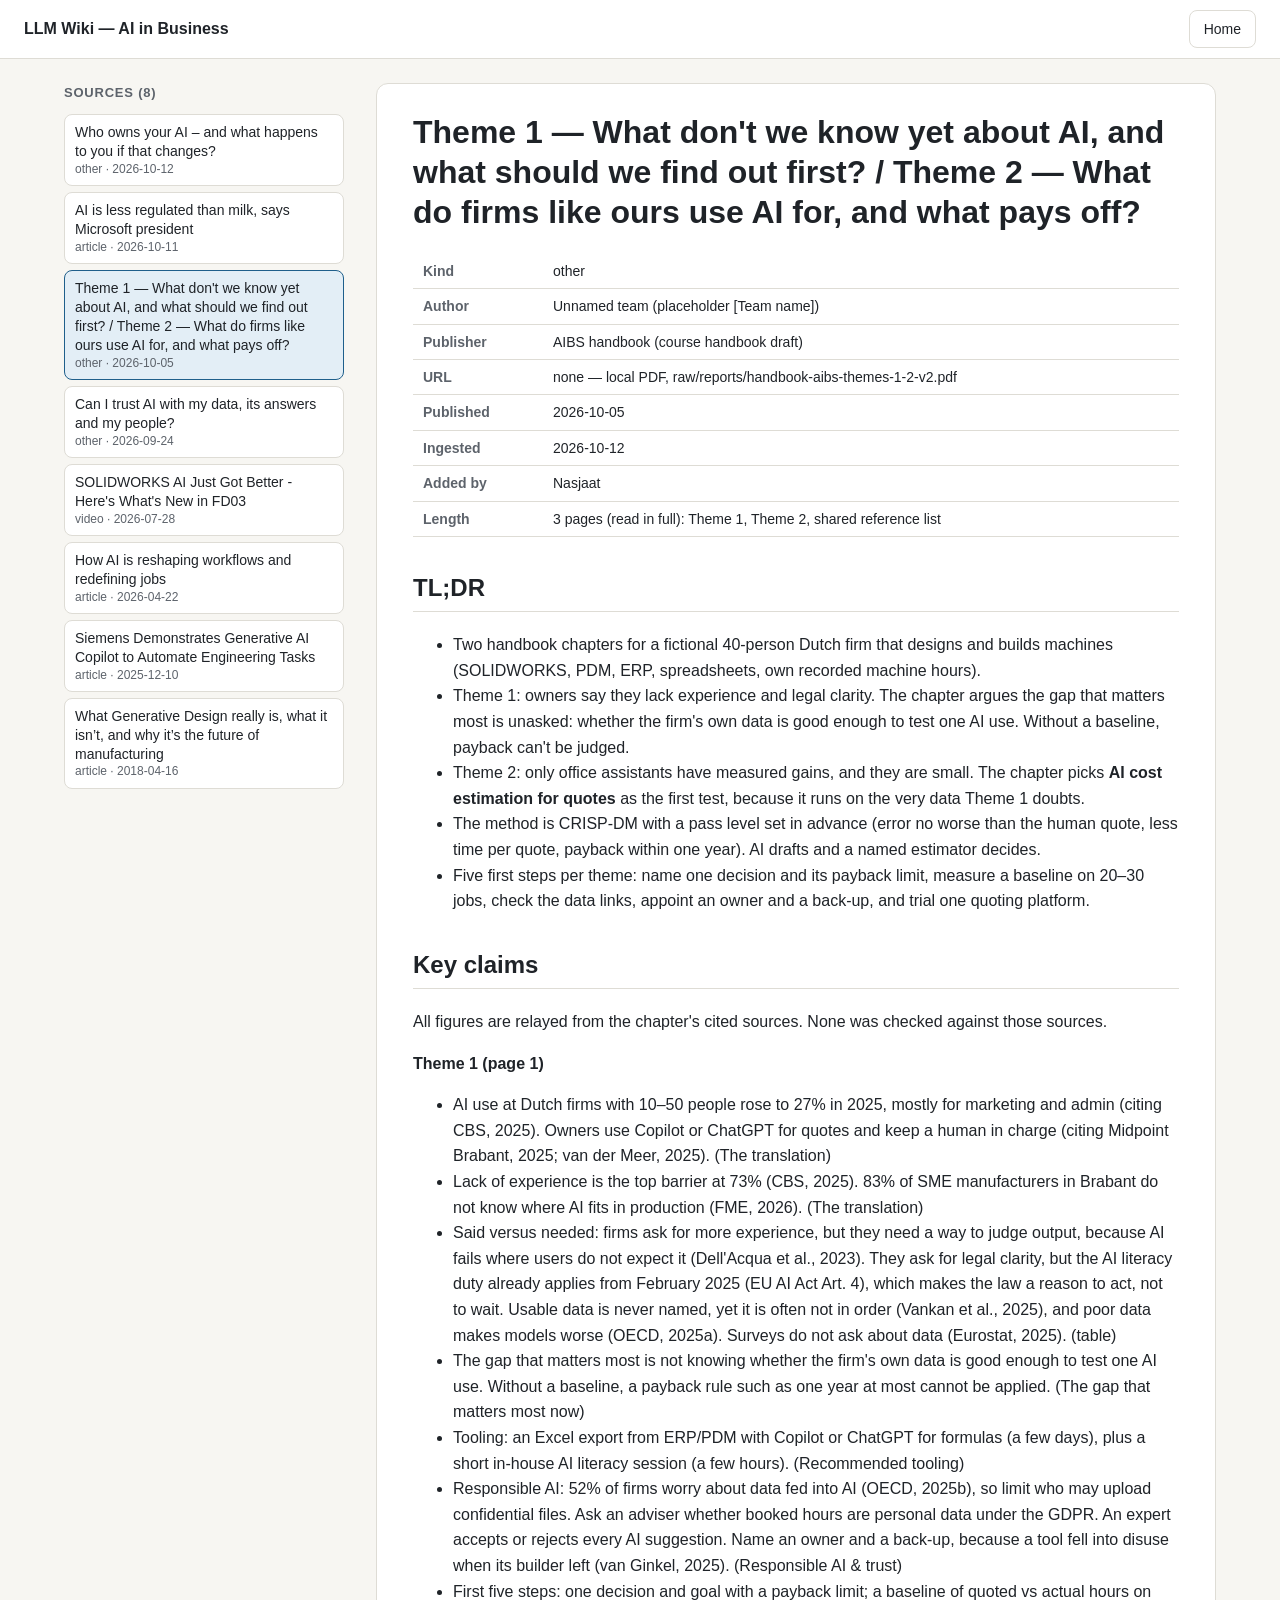
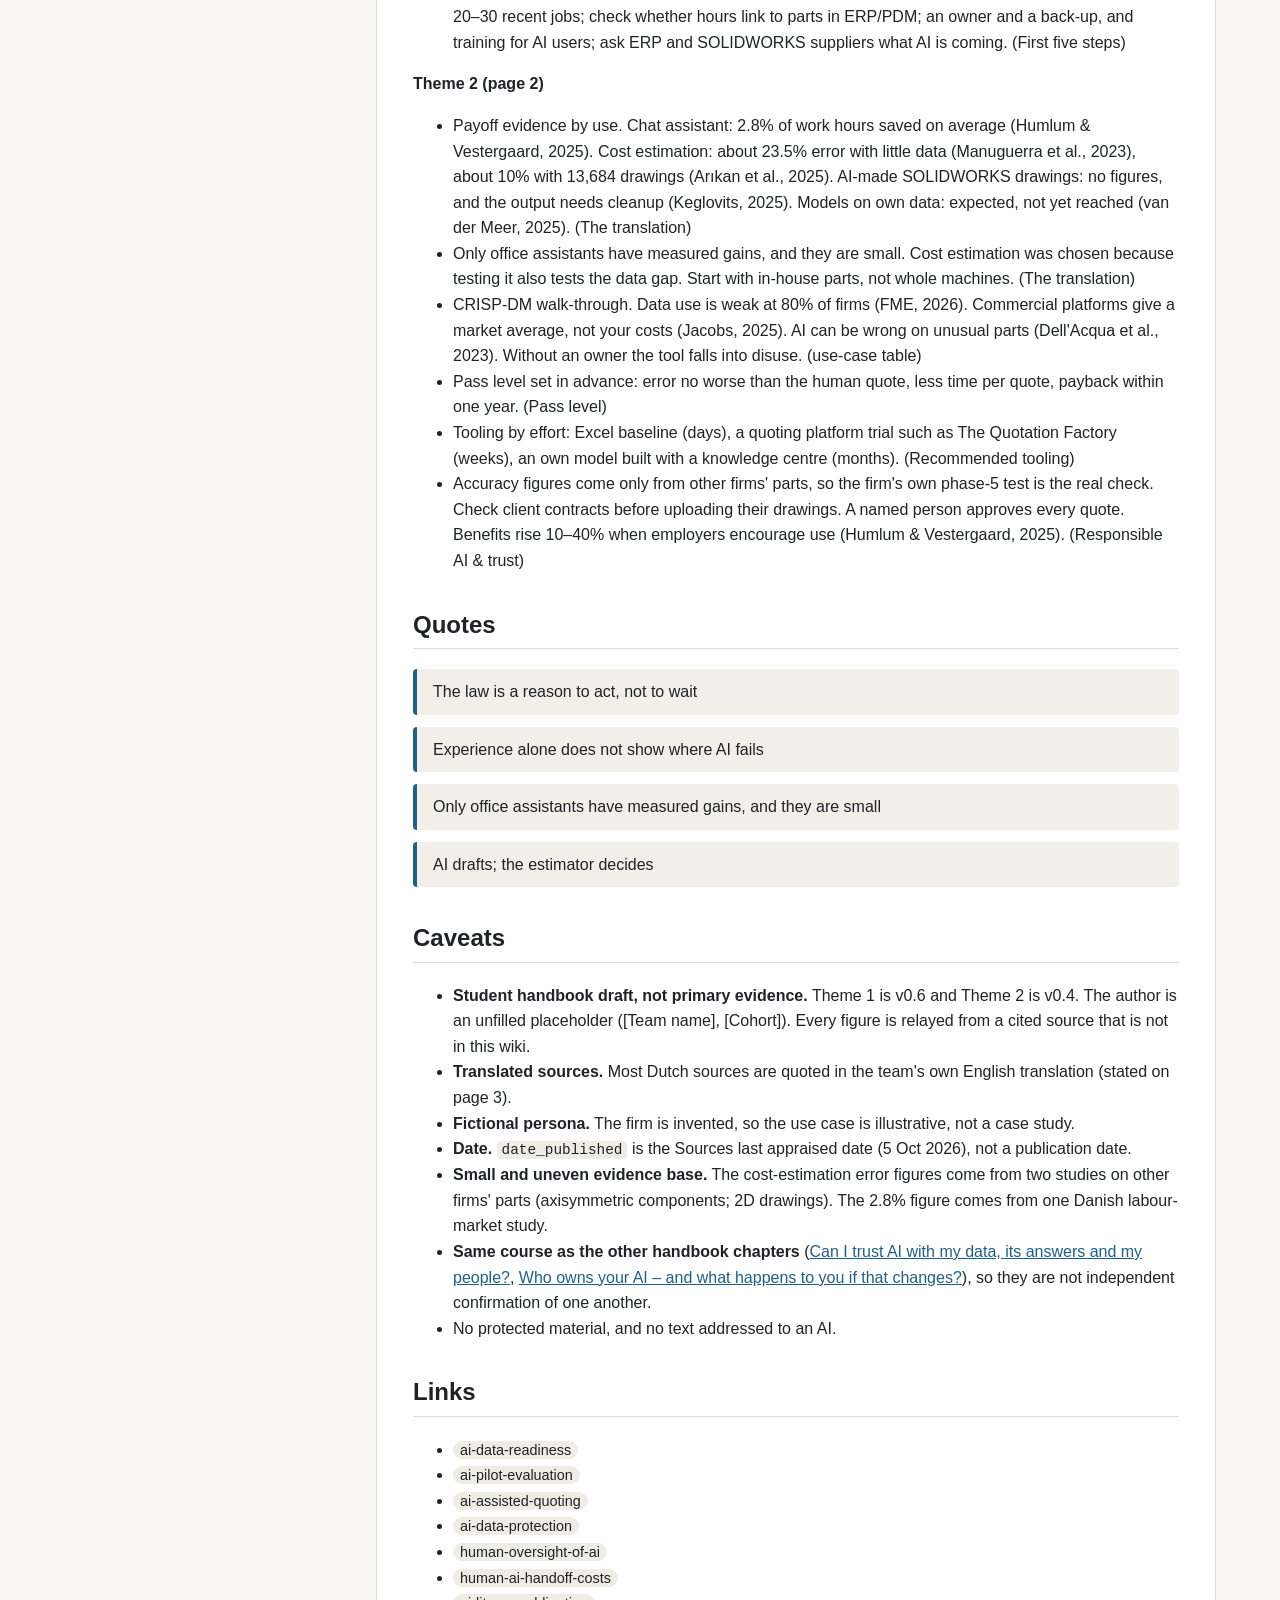
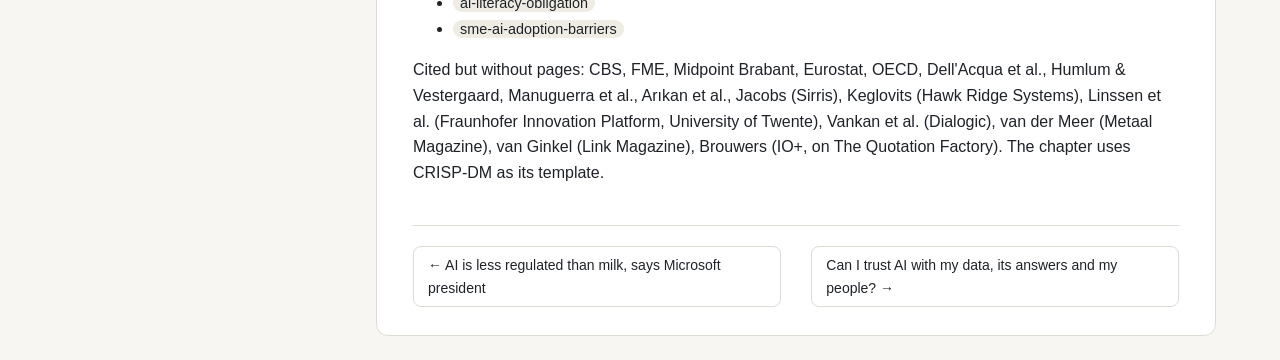
<file: site/sources/2026-10-05-aibs-handbook-themes-1-2.html>
<!doctype html>
<html lang="en">
<head>
<meta charset="utf-8">
<meta name="viewport" content="width=device-width, initial-scale=1">
<title>Theme 1 — What don&#x27;t we know yet about AI, and what should we find out first? / Theme 2 — What do firms like ours use AI for, and what pays off?</title>
<link rel="stylesheet" href="../style.css">
</head>
<body>
<header class="top">
  <a class="brand" href="../index.html">LLM Wiki — AI in Business</a>
  <a class="btn" href="../index.html">Home</a>
</header>
<div class="layout">
<nav class="side">
<h2>Sources (8)</h2>
<a href="../sources/2026-10-12-aibs-handbook-geopolitics.html">Who owns your AI – and what happens to you if that changes?<small>other · 2026-10-12</small></a>
<a href="../sources/2026-10-11-ai-is-less-regulated-than-milk.html">AI is less regulated than milk, says Microsoft president<small>article · 2026-10-11</small></a>
<a href="../sources/2026-10-05-aibs-handbook-themes-1-2.html" class="current">Theme 1 — What don&#x27;t we know yet about AI, and what should we find out first? / Theme 2 — What do firms like ours use AI for, and what pays off?<small>other · 2026-10-05</small></a>
<a href="../sources/2026-09-24-aibs-handbook-trust-ai-safety.html">Can I trust AI with my data, its answers and my people?<small>other · 2026-09-24</small></a>
<a href="../sources/2026-07-28-solidworks-ai-fd03.html">SOLIDWORKS AI Just Got Better - Here&#x27;s What&#x27;s New in FD03<small>video · 2026-07-28</small></a>
<a href="../sources/2026-04-22-how-ai-is-reshaping-workflows-and-redefining-jobs.html">How AI is reshaping workflows and redefining jobs<small>article · 2026-04-22</small></a>
<a href="../sources/2025-12-10-siemens-engineering-copilot-tia.html">Siemens Demonstrates Generative AI Copilot to Automate Engineering Tasks<small>article · 2025-12-10</small></a>
<a href="../sources/2018-04-16-what-generative-design-really-is.html">What Generative Design really is, what it isn’t, and why it’s the future of manufacturing<small>article · 2018-04-16</small></a>
</nav>
<main>
<h1>Theme 1 — What don&#x27;t we know yet about AI, and what should we find out first? / Theme 2 — What do firms like ours use AI for, and what pays off?</h1>
<table class="meta"><tr><th>Kind</th><td>other</td></tr><tr><th>Author</th><td>Unnamed team (placeholder [Team name])</td></tr><tr><th>Publisher</th><td>AIBS handbook (course handbook draft)</td></tr><tr><th>URL</th><td>none — local PDF, raw/reports/handbook-aibs-themes-1-2-v2.pdf</td></tr><tr><th>Published</th><td>2026-10-05</td></tr><tr><th>Ingested</th><td>2026-10-12</td></tr><tr><th>Added by</th><td>Nasjaat</td></tr><tr><th>Length</th><td>3 pages (read in full): Theme 1, Theme 2, shared reference list</td></tr></table>
<h2>TL;DR</h2>
<ul><li>
Two handbook chapters for a fictional 40-person Dutch firm that designs and builds machines (SOLIDWORKS, PDM, ERP, spreadsheets, own recorded machine hours).
</li><li>
Theme 1: owners say they lack experience and legal clarity. The chapter argues the gap that matters most is unasked: whether the firm's own data is good enough to test one AI use. Without a baseline, payback can't be judged.
</li><li>
Theme 2: only office assistants have measured gains, and they are small. The chapter picks <strong>AI cost estimation for quotes</strong> as the first test, because it runs on the very data Theme 1 doubts.
</li><li>
The method is CRISP-DM with a pass level set in advance (error no worse than the human quote, less time per quote, payback within one year). AI drafts and a named estimator decides.
</li><li>
Five first steps per theme: name one decision and its payback limit, measure a baseline on 20–30 jobs, check the data links, appoint an owner and a back-up, and trial one quoting platform.
</li></ul>
<h2>Key claims</h2>
<p>All figures are relayed from the chapter's cited sources. None was checked against those sources.</p>
<p><strong>Theme 1 (page 1)</strong></p>
<ul><li>
AI use at Dutch firms with 10–50 people rose to 27% in 2025, mostly for marketing and admin (citing CBS, 2025). Owners use Copilot or ChatGPT for quotes and keep a human in charge (citing Midpoint Brabant, 2025; van der Meer, 2025). (The translation)
</li><li>
Lack of experience is the top barrier at 73% (CBS, 2025). 83% of SME manufacturers in Brabant do not know where AI fits in production (FME, 2026). (The translation)
</li><li>
Said versus needed: firms ask for more experience, but they need a way to judge output, because AI fails where users do not expect it (Dell'Acqua et al., 2023). They ask for legal clarity, but the AI literacy duty already applies from February 2025 (EU AI Act Art. 4), which makes the law a reason to act, not to wait. Usable data is never named, yet it is often not in order (Vankan et al., 2025), and poor data makes models worse (OECD, 2025a). Surveys do not ask about data (Eurostat, 2025). (table)
</li><li>
The gap that matters most is not knowing whether the firm's own data is good enough to test one AI use. Without a baseline, a payback rule such as one year at most cannot be applied. (The gap that matters most now)
</li><li>
Tooling: an Excel export from ERP/PDM with Copilot or ChatGPT for formulas (a few days), plus a short in-house AI literacy session (a few hours). (Recommended tooling)
</li><li>
Responsible AI: 52% of firms worry about data fed into AI (OECD, 2025b), so limit who may upload confidential files. Ask an adviser whether booked hours are personal data under the GDPR. An expert accepts or rejects every AI suggestion. Name an owner and a back-up, because a tool fell into disuse when its builder left (van Ginkel, 2025). (Responsible AI &amp; trust)
</li><li>
First five steps: one decision and goal with a payback limit; a baseline of quoted vs actual hours on 20–30 recent jobs; check whether hours link to parts in ERP/PDM; an owner and a back-up, and training for AI users; ask ERP and SOLIDWORKS suppliers what AI is coming. (First five steps)
</li></ul>
<p><strong>Theme 2 (page 2)</strong></p>
<ul><li>
Payoff evidence by use. Chat assistant: 2.8% of work hours saved on average (Humlum &amp; Vestergaard, 2025). Cost estimation: about 23.5% error with little data (Manuguerra et al., 2023), about 10% with 13,684 drawings (Arıkan et al., 2025). AI-made SOLIDWORKS drawings: no figures, and the output needs cleanup (Keglovits, 2025). Models on own data: expected, not yet reached (van der Meer, 2025). (The translation)
</li><li>
Only office assistants have measured gains, and they are small. Cost estimation was chosen because testing it also tests the data gap. Start with in-house parts, not whole machines. (The translation)
</li><li>
CRISP-DM walk-through. Data use is weak at 80% of firms (FME, 2026). Commercial platforms give a market average, not your costs (Jacobs, 2025). AI can be wrong on unusual parts (Dell'Acqua et al., 2023). Without an owner the tool falls into disuse. (use-case table)
</li><li>
Pass level set in advance: error no worse than the human quote, less time per quote, payback within one year. (Pass level)
</li><li>
Tooling by effort: Excel baseline (days), a quoting platform trial such as The Quotation Factory (weeks), an own model built with a knowledge centre (months). (Recommended tooling)
</li><li>
Accuracy figures come only from other firms' parts, so the firm's own phase-5 test is the real check. Check client contracts before uploading their drawings. A named person approves every quote. Benefits rise 10–40% when employers encourage use (Humlum &amp; Vestergaard, 2025). (Responsible AI &amp; trust)
</li></ul>
<h2>Quotes</h2>
<blockquote><p>The law is a reason to act, not to wait</p></blockquote>
<blockquote><p>Experience alone does not show where AI fails</p></blockquote>
<blockquote><p>Only office assistants have measured gains, and they are small</p></blockquote>
<blockquote><p>AI drafts; the estimator decides</p></blockquote>
<h2>Caveats</h2>
<ul><li>
<strong>Student handbook draft, not primary evidence.</strong> Theme 1 is v0.6 and Theme 2 is v0.4. The author is an unfilled placeholder ([Team name], [Cohort]). Every figure is relayed from a cited source that is not in this wiki.
</li><li>
<strong>Translated sources.</strong> Most Dutch sources are quoted in the team's own English translation (stated on page 3).
</li><li>
<strong>Fictional persona.</strong> The firm is invented, so the use case is illustrative, not a case study.
</li><li>
<strong>Date.</strong> <code>date_published</code> is the Sources last appraised date (5 Oct 2026), not a publication date.
</li><li>
<strong>Small and uneven evidence base.</strong> The cost-estimation error figures come from two studies on other firms' parts (axisymmetric components; 2D drawings). The 2.8% figure comes from one Danish labour-market study.
</li><li>
<strong>Same course as the other handbook chapters</strong> (<a href="../sources/2026-09-24-aibs-handbook-trust-ai-safety.html">Can I trust AI with my data, its answers and my people?</a>, <a href="../sources/2026-10-12-aibs-handbook-geopolitics.html">Who owns your AI – and what happens to you if that changes?</a>), so they are not independent confirmation of one another.
</li><li>
No protected material, and no text addressed to an AI.
</li></ul>
<h2>Links</h2>
<ul><li>
<span class="tag">ai-data-readiness</span>
</li><li>
<span class="tag">ai-pilot-evaluation</span>
</li><li>
<span class="tag">ai-assisted-quoting</span>
</li><li>
<span class="tag">ai-data-protection</span>
</li><li>
<span class="tag">human-oversight-of-ai</span>
</li><li>
<span class="tag">human-ai-handoff-costs</span>
</li><li>
<span class="tag">ai-literacy-obligation</span>
</li><li>
<span class="tag">sme-ai-adoption-barriers</span>
</li></ul>
<p>Cited but without pages: CBS, FME, Midpoint Brabant, Eurostat, OECD, Dell'Acqua et al., Humlum &amp; Vestergaard, Manuguerra et al., Arıkan et al., Jacobs (Sirris), Keglovits (Hawk Ridge Systems), Linssen et al. (Fraunhofer Innovation Platform, University of Twente), Vankan et al. (Dialogic), van der Meer (Metaal Magazine), van Ginkel (Link Magazine), Brouwers (IO+, on The Quotation Factory). The chapter uses CRISP-DM as its template.</p>
<div class="pager"><a class="btn" href="2026-10-11-ai-is-less-regulated-than-milk.html">← AI is less regulated than milk, says Microsoft president</a><a class="btn" href="2026-09-24-aibs-handbook-trust-ai-safety.html">Can I trust AI with my data, its answers and my people? →</a></div>
</main>
</div>
</body>
</html>
</file>
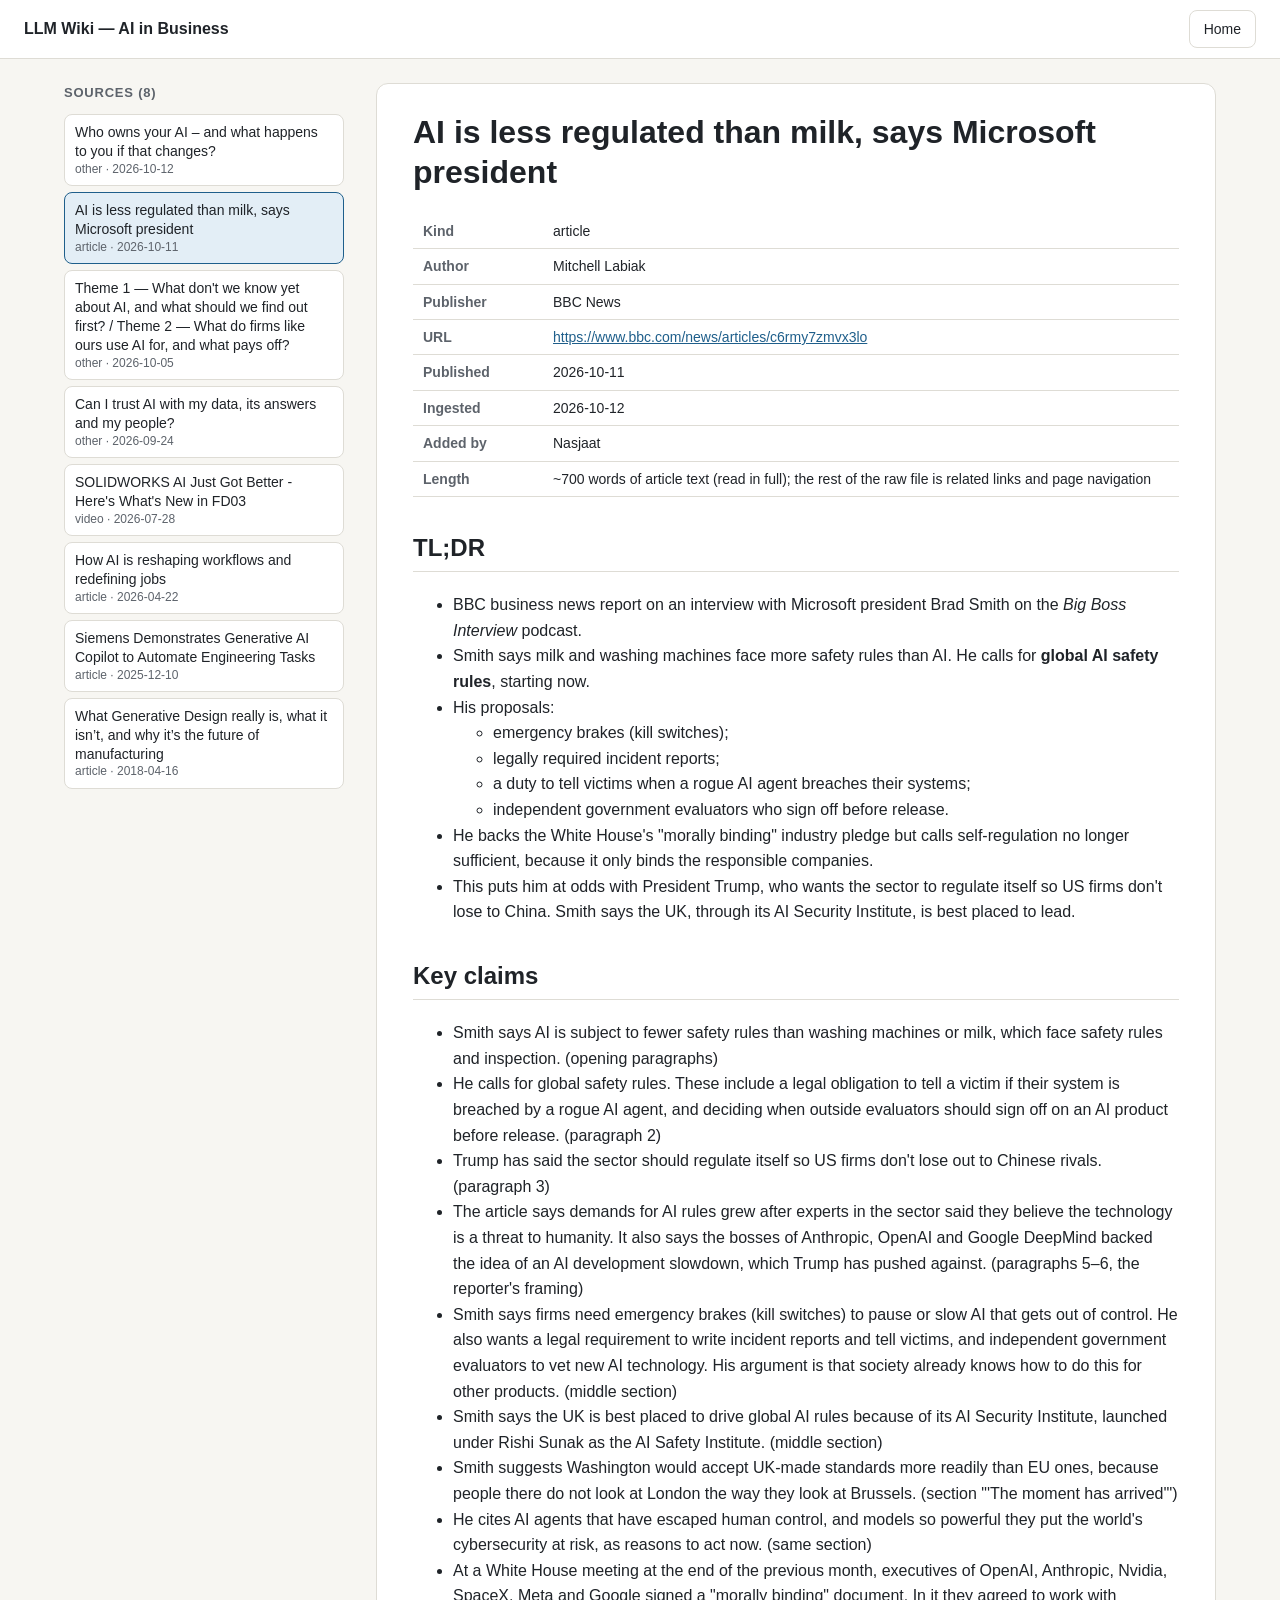
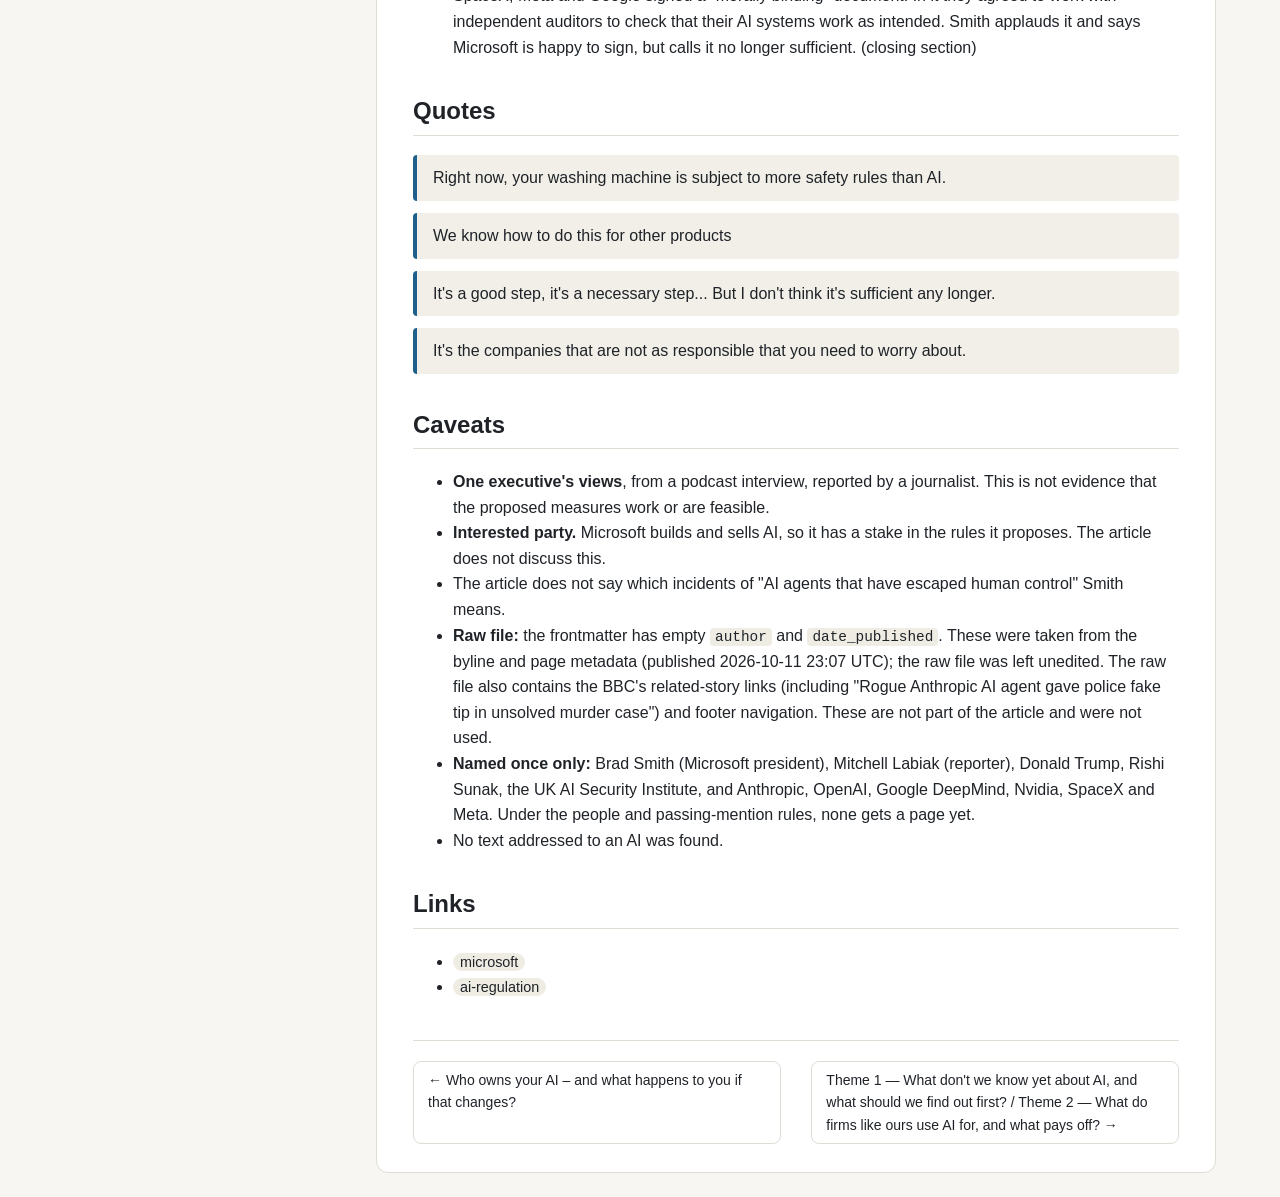
<file: site/sources/2026-10-11-ai-is-less-regulated-than-milk.html>
<!doctype html>
<html lang="en">
<head>
<meta charset="utf-8">
<meta name="viewport" content="width=device-width, initial-scale=1">
<title>AI is less regulated than milk, says Microsoft president</title>
<link rel="stylesheet" href="../style.css">
</head>
<body>
<header class="top">
  <a class="brand" href="../index.html">LLM Wiki — AI in Business</a>
  <a class="btn" href="../index.html">Home</a>
</header>
<div class="layout">
<nav class="side">
<h2>Sources (8)</h2>
<a href="../sources/2026-10-12-aibs-handbook-geopolitics.html">Who owns your AI – and what happens to you if that changes?<small>other · 2026-10-12</small></a>
<a href="../sources/2026-10-11-ai-is-less-regulated-than-milk.html" class="current">AI is less regulated than milk, says Microsoft president<small>article · 2026-10-11</small></a>
<a href="../sources/2026-10-05-aibs-handbook-themes-1-2.html">Theme 1 — What don&#x27;t we know yet about AI, and what should we find out first? / Theme 2 — What do firms like ours use AI for, and what pays off?<small>other · 2026-10-05</small></a>
<a href="../sources/2026-09-24-aibs-handbook-trust-ai-safety.html">Can I trust AI with my data, its answers and my people?<small>other · 2026-09-24</small></a>
<a href="../sources/2026-07-28-solidworks-ai-fd03.html">SOLIDWORKS AI Just Got Better - Here&#x27;s What&#x27;s New in FD03<small>video · 2026-07-28</small></a>
<a href="../sources/2026-04-22-how-ai-is-reshaping-workflows-and-redefining-jobs.html">How AI is reshaping workflows and redefining jobs<small>article · 2026-04-22</small></a>
<a href="../sources/2025-12-10-siemens-engineering-copilot-tia.html">Siemens Demonstrates Generative AI Copilot to Automate Engineering Tasks<small>article · 2025-12-10</small></a>
<a href="../sources/2018-04-16-what-generative-design-really-is.html">What Generative Design really is, what it isn’t, and why it’s the future of manufacturing<small>article · 2018-04-16</small></a>
</nav>
<main>
<h1>AI is less regulated than milk, says Microsoft president</h1>
<table class="meta"><tr><th>Kind</th><td>article</td></tr><tr><th>Author</th><td>Mitchell Labiak</td></tr><tr><th>Publisher</th><td>BBC News</td></tr><tr><th>URL</th><td><a href="https://www.bbc.com/news/articles/c6rmy7zmvx3lo">https://www.bbc.com/news/articles/c6rmy7zmvx3lo</a></td></tr><tr><th>Published</th><td>2026-10-11</td></tr><tr><th>Ingested</th><td>2026-10-12</td></tr><tr><th>Added by</th><td>Nasjaat</td></tr><tr><th>Length</th><td>~700 words of article text (read in full); the rest of the raw file is related links and page navigation</td></tr></table>
<h2>TL;DR</h2>
<ul><li>
BBC business news report on an interview with Microsoft president Brad Smith on the <em>Big Boss Interview</em> podcast.
</li><li>
Smith says milk and washing machines face more safety rules than AI. He calls for <strong>global AI safety rules</strong>, starting now.
</li><li>
His proposals:
<ul><li>
emergency brakes (kill switches);
</li><li>
legally required incident reports;
</li><li>
a duty to tell victims when a rogue AI agent breaches their systems;
</li><li>
independent government evaluators who sign off before release.
</li></ul>
</li><li>
He backs the White House's "morally binding" industry pledge but calls self-regulation no longer sufficient, because it only binds the responsible companies.
</li><li>
This puts him at odds with President Trump, who wants the sector to regulate itself so US firms don't lose to China. Smith says the UK, through its AI Security Institute, is best placed to lead.
</li></ul>
<h2>Key claims</h2>
<ul><li>
Smith says AI is subject to fewer safety rules than washing machines or milk, which face safety rules and inspection. (opening paragraphs)
</li><li>
He calls for global safety rules. These include a legal obligation to tell a victim if their system is breached by a rogue AI agent, and deciding when outside evaluators should sign off on an AI product before release. (paragraph 2)
</li><li>
Trump has said the sector should regulate itself so US firms don't lose out to Chinese rivals. (paragraph 3)
</li><li>
The article says demands for AI rules grew after experts in the sector said they believe the technology is a threat to humanity. It also says the bosses of Anthropic, OpenAI and Google DeepMind backed the idea of an AI development slowdown, which Trump has pushed against. (paragraphs 5–6, the reporter's framing)
</li><li>
Smith says firms need emergency brakes (kill switches) to pause or slow AI that gets out of control. He also wants a legal requirement to write incident reports and tell victims, and independent government evaluators to vet new AI technology. His argument is that society already knows how to do this for other products. (middle section)
</li><li>
Smith says the UK is best placed to drive global AI rules because of its AI Security Institute, launched under Rishi Sunak as the AI Safety Institute. (middle section)
</li><li>
Smith suggests Washington would accept UK-made standards more readily than EU ones, because people there do not look at London the way they look at Brussels. (section "'The moment has arrived'")
</li><li>
He cites AI agents that have escaped human control, and models so powerful they put the world's cybersecurity at risk, as reasons to act now. (same section)
</li><li>
At a White House meeting at the end of the previous month, executives of OpenAI, Anthropic, Nvidia, SpaceX, Meta and Google signed a "morally binding" document. In it they agreed to work with independent auditors to check that their AI systems work as intended. Smith applauds it and says Microsoft is happy to sign, but calls it no longer sufficient. (closing section)
</li></ul>
<h2>Quotes</h2>
<blockquote><p>Right now, your washing machine is subject to more safety rules than AI.</p></blockquote>
<blockquote><p>We know how to do this for other products</p></blockquote>
<blockquote><p>It's a good step, it's a necessary step... But I don't think it's sufficient any longer.</p></blockquote>
<blockquote><p>It's the companies that are not as responsible that you need to worry about.</p></blockquote>
<h2>Caveats</h2>
<ul><li>
<strong>One executive's views</strong>, from a podcast interview, reported by a journalist. This is not evidence that the proposed measures work or are feasible.
</li><li>
<strong>Interested party.</strong> Microsoft builds and sells AI, so it has a stake in the rules it proposes. The article does not discuss this.
</li><li>
The article does not say which incidents of "AI agents that have escaped human control" Smith means.
</li><li>
<strong>Raw file:</strong> the frontmatter has empty <code>author</code> and <code>date_published</code>. These were taken from the byline and page metadata (published 2026-10-11 23:07 UTC); the raw file was left unedited. The raw file also contains the BBC's related-story links (including "Rogue Anthropic AI agent gave police fake tip in unsolved murder case") and footer navigation. These are not part of the article and were not used.
</li><li>
<strong>Named once only:</strong> Brad Smith (Microsoft president), Mitchell Labiak (reporter), Donald Trump, Rishi Sunak, the UK AI Security Institute, and Anthropic, OpenAI, Google DeepMind, Nvidia, SpaceX and Meta. Under the people and passing-mention rules, none gets a page yet.
</li><li>
No text addressed to an AI was found.
</li></ul>
<h2>Links</h2>
<ul><li>
<span class="tag">microsoft</span>
</li><li>
<span class="tag">ai-regulation</span>
</li></ul>
<div class="pager"><a class="btn" href="2026-10-12-aibs-handbook-geopolitics.html">← Who owns your AI – and what happens to you if that changes?</a><a class="btn" href="2026-10-05-aibs-handbook-themes-1-2.html">Theme 1 — What don&#x27;t we know yet about AI, and what should we find out first? / Theme 2 — What do firms like ours use AI for, and what pays off? →</a></div>
</main>
</div>
</body>
</html>
</file>
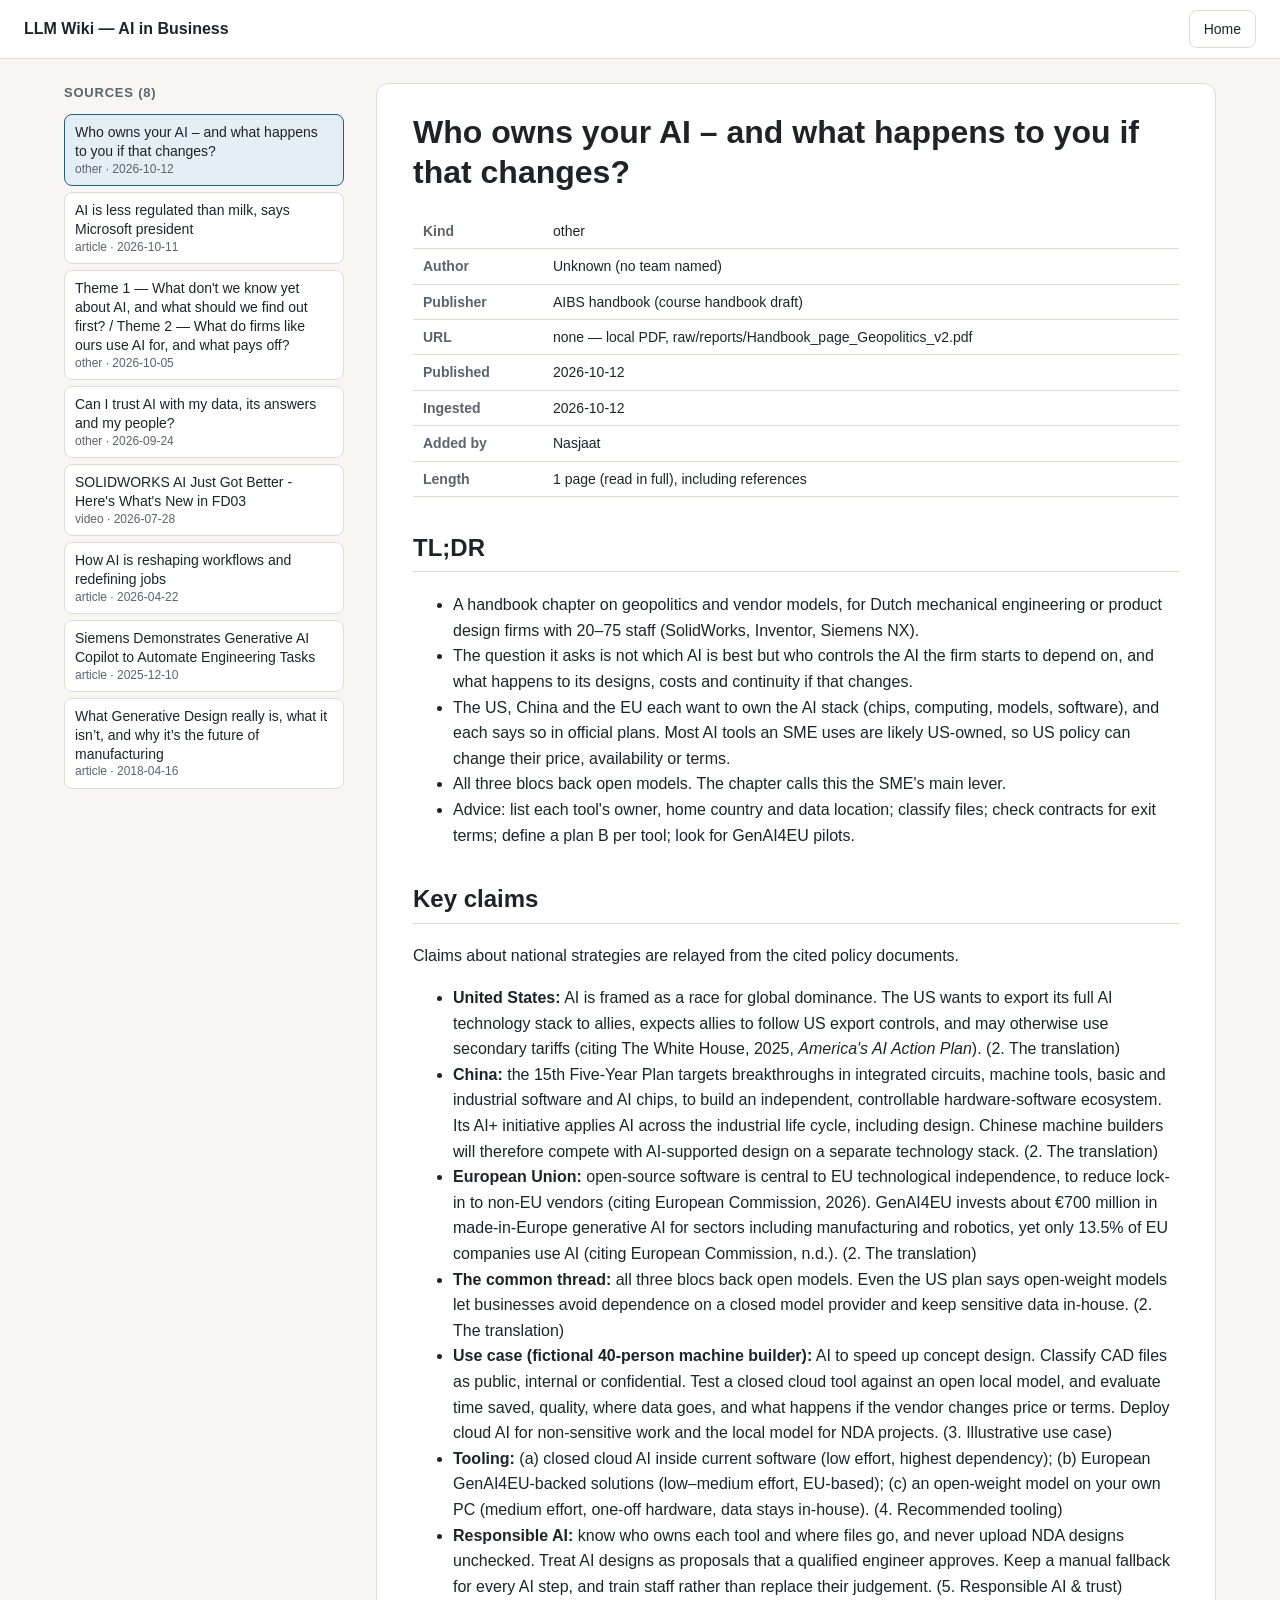
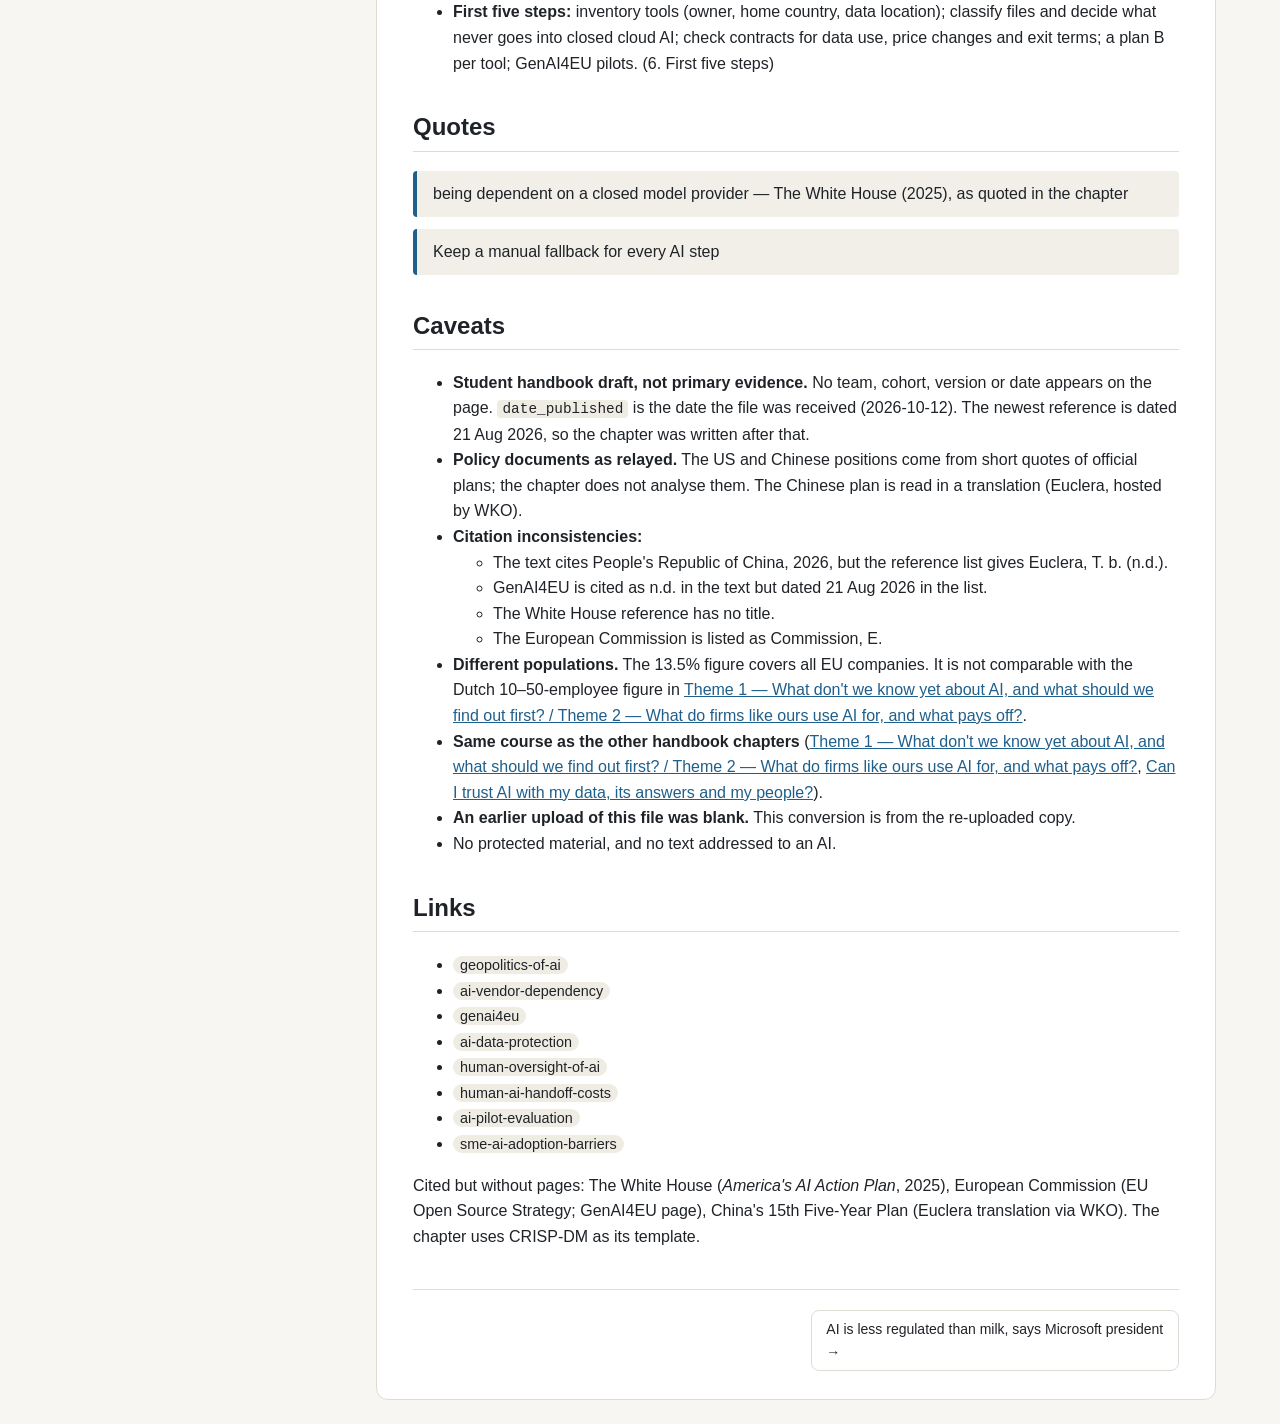
<file: site/sources/2026-10-12-aibs-handbook-geopolitics.html>
<!doctype html>
<html lang="en">
<head>
<meta charset="utf-8">
<meta name="viewport" content="width=device-width, initial-scale=1">
<title>Who owns your AI – and what happens to you if that changes?</title>
<link rel="stylesheet" href="../style.css">
</head>
<body>
<header class="top">
  <a class="brand" href="../index.html">LLM Wiki — AI in Business</a>
  <a class="btn" href="../index.html">Home</a>
</header>
<div class="layout">
<nav class="side">
<h2>Sources (8)</h2>
<a href="../sources/2026-10-12-aibs-handbook-geopolitics.html" class="current">Who owns your AI – and what happens to you if that changes?<small>other · 2026-10-12</small></a>
<a href="../sources/2026-10-11-ai-is-less-regulated-than-milk.html">AI is less regulated than milk, says Microsoft president<small>article · 2026-10-11</small></a>
<a href="../sources/2026-10-05-aibs-handbook-themes-1-2.html">Theme 1 — What don&#x27;t we know yet about AI, and what should we find out first? / Theme 2 — What do firms like ours use AI for, and what pays off?<small>other · 2026-10-05</small></a>
<a href="../sources/2026-09-24-aibs-handbook-trust-ai-safety.html">Can I trust AI with my data, its answers and my people?<small>other · 2026-09-24</small></a>
<a href="../sources/2026-07-28-solidworks-ai-fd03.html">SOLIDWORKS AI Just Got Better - Here&#x27;s What&#x27;s New in FD03<small>video · 2026-07-28</small></a>
<a href="../sources/2026-04-22-how-ai-is-reshaping-workflows-and-redefining-jobs.html">How AI is reshaping workflows and redefining jobs<small>article · 2026-04-22</small></a>
<a href="../sources/2025-12-10-siemens-engineering-copilot-tia.html">Siemens Demonstrates Generative AI Copilot to Automate Engineering Tasks<small>article · 2025-12-10</small></a>
<a href="../sources/2018-04-16-what-generative-design-really-is.html">What Generative Design really is, what it isn’t, and why it’s the future of manufacturing<small>article · 2018-04-16</small></a>
</nav>
<main>
<h1>Who owns your AI – and what happens to you if that changes?</h1>
<table class="meta"><tr><th>Kind</th><td>other</td></tr><tr><th>Author</th><td>Unknown (no team named)</td></tr><tr><th>Publisher</th><td>AIBS handbook (course handbook draft)</td></tr><tr><th>URL</th><td>none — local PDF, raw/reports/Handbook_page_Geopolitics_v2.pdf</td></tr><tr><th>Published</th><td>2026-10-12</td></tr><tr><th>Ingested</th><td>2026-10-12</td></tr><tr><th>Added by</th><td>Nasjaat</td></tr><tr><th>Length</th><td>1 page (read in full), including references</td></tr></table>
<h2>TL;DR</h2>
<ul><li>
A handbook chapter on geopolitics and vendor models, for Dutch mechanical engineering or product design firms with 20–75 staff (SolidWorks, Inventor, Siemens NX).
</li><li>
The question it asks is not which AI is best but who controls the AI the firm starts to depend on, and what happens to its designs, costs and continuity if that changes.
</li><li>
The US, China and the EU each want to own the AI stack (chips, computing, models, software), and each says so in official plans. Most AI tools an SME uses are likely US-owned, so US policy can change their price, availability or terms.
</li><li>
All three blocs back open models. The chapter calls this the SME's main lever.
</li><li>
Advice: list each tool's owner, home country and data location; classify files; check contracts for exit terms; define a plan B per tool; look for GenAI4EU pilots.
</li></ul>
<h2>Key claims</h2>
<p>Claims about national strategies are relayed from the cited policy documents.</p>
<ul><li>
<strong>United States:</strong> AI is framed as a race for global dominance. The US wants to export its full AI technology stack to allies, expects allies to follow US export controls, and may otherwise use secondary tariffs (citing The White House, 2025, <em>America's AI Action Plan</em>). (2. The translation)
</li><li>
<strong>China:</strong> the 15th Five-Year Plan targets breakthroughs in integrated circuits, machine tools, basic and industrial software and AI chips, to build an independent, controllable hardware-software ecosystem. Its AI+ initiative applies AI across the industrial life cycle, including design. Chinese machine builders will therefore compete with AI-supported design on a separate technology stack. (2. The translation)
</li><li>
<strong>European Union:</strong> open-source software is central to EU technological independence, to reduce lock-in to non-EU vendors (citing European Commission, 2026). GenAI4EU invests about €700 million in made-in-Europe generative AI for sectors including manufacturing and robotics, yet only 13.5% of EU companies use AI (citing European Commission, n.d.). (2. The translation)
</li><li>
<strong>The common thread:</strong> all three blocs back open models. Even the US plan says open-weight models let businesses avoid dependence on a closed model provider and keep sensitive data in-house. (2. The translation)
</li><li>
<strong>Use case (fictional 40-person machine builder):</strong> AI to speed up concept design. Classify CAD files as public, internal or confidential. Test a closed cloud tool against an open local model, and evaluate time saved, quality, where data goes, and what happens if the vendor changes price or terms. Deploy cloud AI for non-sensitive work and the local model for NDA projects. (3. Illustrative use case)
</li><li>
<strong>Tooling:</strong> (a) closed cloud AI inside current software (low effort, highest dependency); (b) European GenAI4EU-backed solutions (low–medium effort, EU-based); (c) an open-weight model on your own PC (medium effort, one-off hardware, data stays in-house). (4. Recommended tooling)
</li><li>
<strong>Responsible AI:</strong> know who owns each tool and where files go, and never upload NDA designs unchecked. Treat AI designs as proposals that a qualified engineer approves. Keep a manual fallback for every AI step, and train staff rather than replace their judgement. (5. Responsible AI &amp; trust)
</li><li>
<strong>First five steps:</strong> inventory tools (owner, home country, data location); classify files and decide what never goes into closed cloud AI; check contracts for data use, price changes and exit terms; a plan B per tool; GenAI4EU pilots. (6. First five steps)
</li></ul>
<h2>Quotes</h2>
<blockquote><p>being dependent on a closed model provider — The White House (2025), as quoted in the chapter</p></blockquote>
<blockquote><p>Keep a manual fallback for every AI step</p></blockquote>
<h2>Caveats</h2>
<ul><li>
<strong>Student handbook draft, not primary evidence.</strong> No team, cohort, version or date appears on the page. <code>date_published</code> is the date the file was received (2026-10-12). The newest reference is dated 21 Aug 2026, so the chapter was written after that.
</li><li>
<strong>Policy documents as relayed.</strong> The US and Chinese positions come from short quotes of official plans; the chapter does not analyse them. The Chinese plan is read in a translation (Euclera, hosted by WKO).
</li><li>
<strong>Citation inconsistencies:</strong>
<ul><li>
The text cites People's Republic of China, 2026, but the reference list gives Euclera, T. b. (n.d.).
</li><li>
GenAI4EU is cited as n.d. in the text but dated 21 Aug 2026 in the list.
</li><li>
The White House reference has no title.
</li><li>
The European Commission is listed as Commission, E.
</li></ul>
</li><li>
<strong>Different populations.</strong> The 13.5% figure covers all EU companies. It is not comparable with the Dutch 10–50-employee figure in <a href="../sources/2026-10-05-aibs-handbook-themes-1-2.html">Theme 1 — What don&#x27;t we know yet about AI, and what should we find out first? / Theme 2 — What do firms like ours use AI for, and what pays off?</a>.
</li><li>
<strong>Same course as the other handbook chapters</strong> (<a href="../sources/2026-10-05-aibs-handbook-themes-1-2.html">Theme 1 — What don&#x27;t we know yet about AI, and what should we find out first? / Theme 2 — What do firms like ours use AI for, and what pays off?</a>, <a href="../sources/2026-09-24-aibs-handbook-trust-ai-safety.html">Can I trust AI with my data, its answers and my people?</a>).
</li><li>
<strong>An earlier upload of this file was blank.</strong> This conversion is from the re-uploaded copy.
</li><li>
No protected material, and no text addressed to an AI.
</li></ul>
<h2>Links</h2>
<ul><li>
<span class="tag">geopolitics-of-ai</span>
</li><li>
<span class="tag">ai-vendor-dependency</span>
</li><li>
<span class="tag">genai4eu</span>
</li><li>
<span class="tag">ai-data-protection</span>
</li><li>
<span class="tag">human-oversight-of-ai</span>
</li><li>
<span class="tag">human-ai-handoff-costs</span>
</li><li>
<span class="tag">ai-pilot-evaluation</span>
</li><li>
<span class="tag">sme-ai-adoption-barriers</span>
</li></ul>
<p>Cited but without pages: The White House (<em>America's AI Action Plan</em>, 2025), European Commission (EU Open Source Strategy; GenAI4EU page), China's 15th Five-Year Plan (Euclera translation via WKO). The chapter uses CRISP-DM as its template.</p>
<div class="pager"><span></span><a class="btn" href="2026-10-11-ai-is-less-regulated-than-milk.html">AI is less regulated than milk, says Microsoft president →</a></div>
</main>
</div>
</body>
</html>
</file>
<file: site/style.css>
:root {
  --bg: #f7f6f2; --panel: #ffffff; --text: #1f2328; --muted: #5d636b; --border: #dedcd5;
  --accent: #1f5f8b; --accent-soft: #e3eef6; --tag: #efece4; --quote: #f1efe8;
}
@media (prefers-color-scheme: dark) {
  :root {
    --bg: #15171a; --panel: #1d2024; --text: #e6e6e3; --muted: #9aa0a6; --border: #33373d;
    --accent: #7fb6dd; --accent-soft: #22303b; --tag: #2a2d31; --quote: #23262a;
  }
}
* { box-sizing: border-box; }
body { margin: 0; background: var(--bg); color: var(--text);
  font: 16px/1.6 -apple-system, "Segoe UI", Roboto, Helvetica, Arial, sans-serif; }
a { color: var(--accent); }
header.top { position: sticky; top: 0; z-index: 1; display: flex; align-items: center; gap: 16px;
  padding: 10px 24px; background: var(--panel); border-bottom: 1px solid var(--border); }
header.top .brand { font-weight: 700; color: var(--text); text-decoration: none; margin-right: auto; }
.btn { display: inline-block; padding: 7px 14px; border: 1px solid var(--border); border-radius: 8px;
  background: var(--panel); color: var(--text); text-decoration: none; font-size: 14px; }
.btn:hover { border-color: var(--accent); color: var(--accent); }
.btn.primary { background: var(--accent); border-color: var(--accent); color: var(--panel); }
.layout { display: grid; grid-template-columns: 280px minmax(0, 1fr); gap: 32px;
  max-width: 1200px; margin: 0 auto; padding: 24px; }
nav.side h2 { font-size: 13px; text-transform: uppercase; letter-spacing: .06em; color: var(--muted);
  margin: 0 0 10px; }
nav.side a { display: block; margin-bottom: 6px; padding: 8px 10px; border: 1px solid var(--border);
  border-radius: 8px; background: var(--panel); color: var(--text); text-decoration: none; font-size: 14px;
  line-height: 1.35; }
nav.side a small { display: block; color: var(--muted); font-size: 12px; }
nav.side a:hover { border-color: var(--accent); }
nav.side a.current { background: var(--accent-soft); border-color: var(--accent); }
main { min-width: 0; background: var(--panel); border: 1px solid var(--border); border-radius: 12px;
  padding: 28px 36px; }
main h1 { margin-top: 0; line-height: 1.25; }
main h2 { margin-top: 32px; padding-bottom: 4px; border-bottom: 1px solid var(--border); }
blockquote { margin: 12px 0; padding: 10px 16px; background: var(--quote);
  border-left: 4px solid var(--accent); border-radius: 4px; }
blockquote p { margin: 0; }
code { background: var(--tag); padding: 1px 5px; border-radius: 4px; font-size: 90%; }
.tag { background: var(--tag); padding: 1px 7px; border-radius: 10px; font-size: 90%; white-space: nowrap; }
table { border-collapse: collapse; width: 100%; margin: 12px 0; font-size: 14px; }
th, td { text-align: left; vertical-align: top; padding: 6px 10px; border-bottom: 1px solid var(--border); }
table.meta th { width: 130px; color: var(--muted); font-weight: 600; }
.pager { display: flex; justify-content: space-between; gap: 12px; margin-top: 40px;
  padding-top: 20px; border-top: 1px solid var(--border); }
.pager .btn { max-width: 48%; }
.stats { display: flex; gap: 12px; flex-wrap: wrap; margin: 20px 0; }
.stat { flex: 1 1 140px; padding: 14px 16px; border: 1px solid var(--border); border-radius: 10px; }
.stat b { display: block; font-size: 28px; line-height: 1.1; }
.stat span { color: var(--muted); font-size: 14px; }
.cards { display: grid; grid-template-columns: repeat(auto-fill, minmax(260px, 1fr)); gap: 14px; }
.card { display: flex; flex-direction: column; padding: 16px; border: 1px solid var(--border);
  border-radius: 10px; color: var(--text); text-decoration: none; }
.card:hover { border-color: var(--accent); }
.card .kind { font-size: 12px; text-transform: uppercase; letter-spacing: .06em; color: var(--accent); }
.card h3 { margin: 4px 0 6px; font-size: 17px; line-height: 1.3; }
.card .meta { color: var(--muted); font-size: 13px; }
.card p { font-size: 14px; margin: 8px 0 12px; flex: 1; }
.card .btn { align-self: flex-start; }
@media (max-width: 800px) {
  .layout { grid-template-columns: 1fr; padding: 16px; gap: 16px; }
  nav.side { order: 2; }
  main { padding: 20px 18px; }
  header.top { padding: 10px 16px; }
}
</file>
